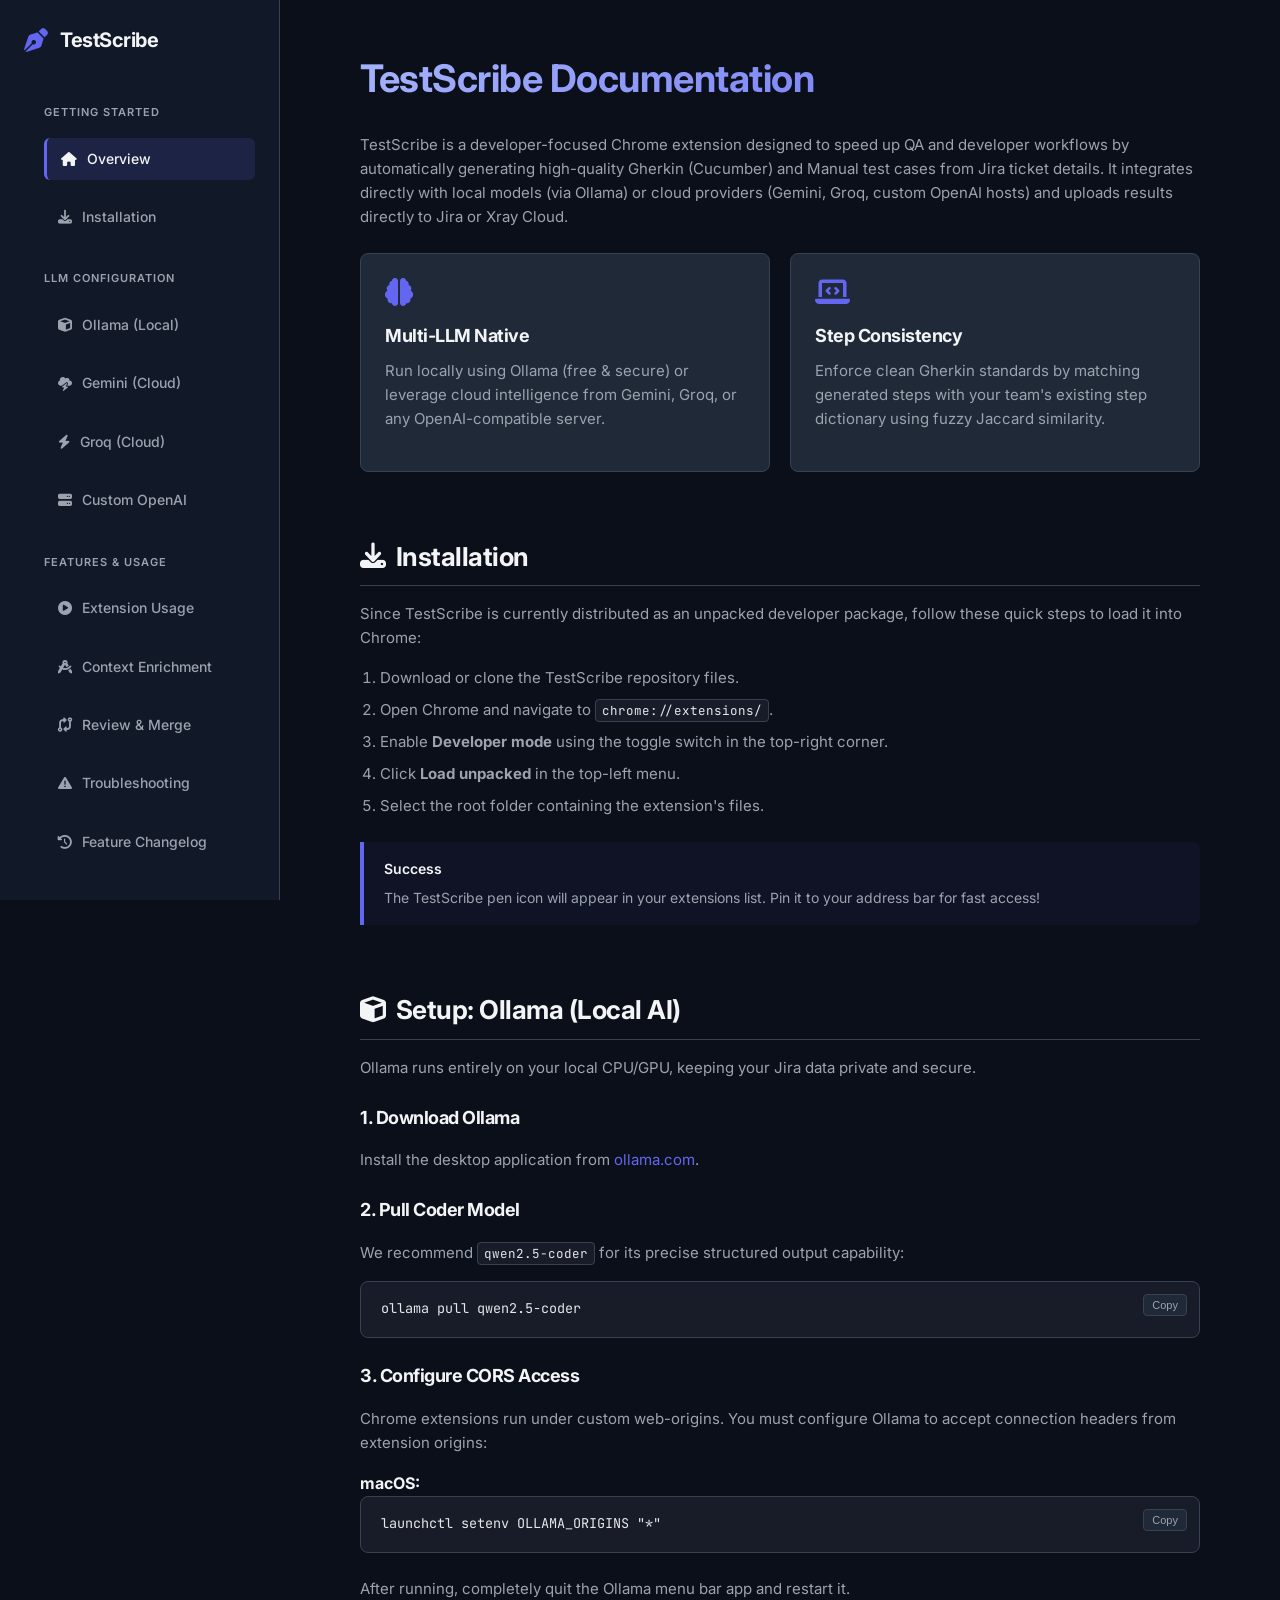
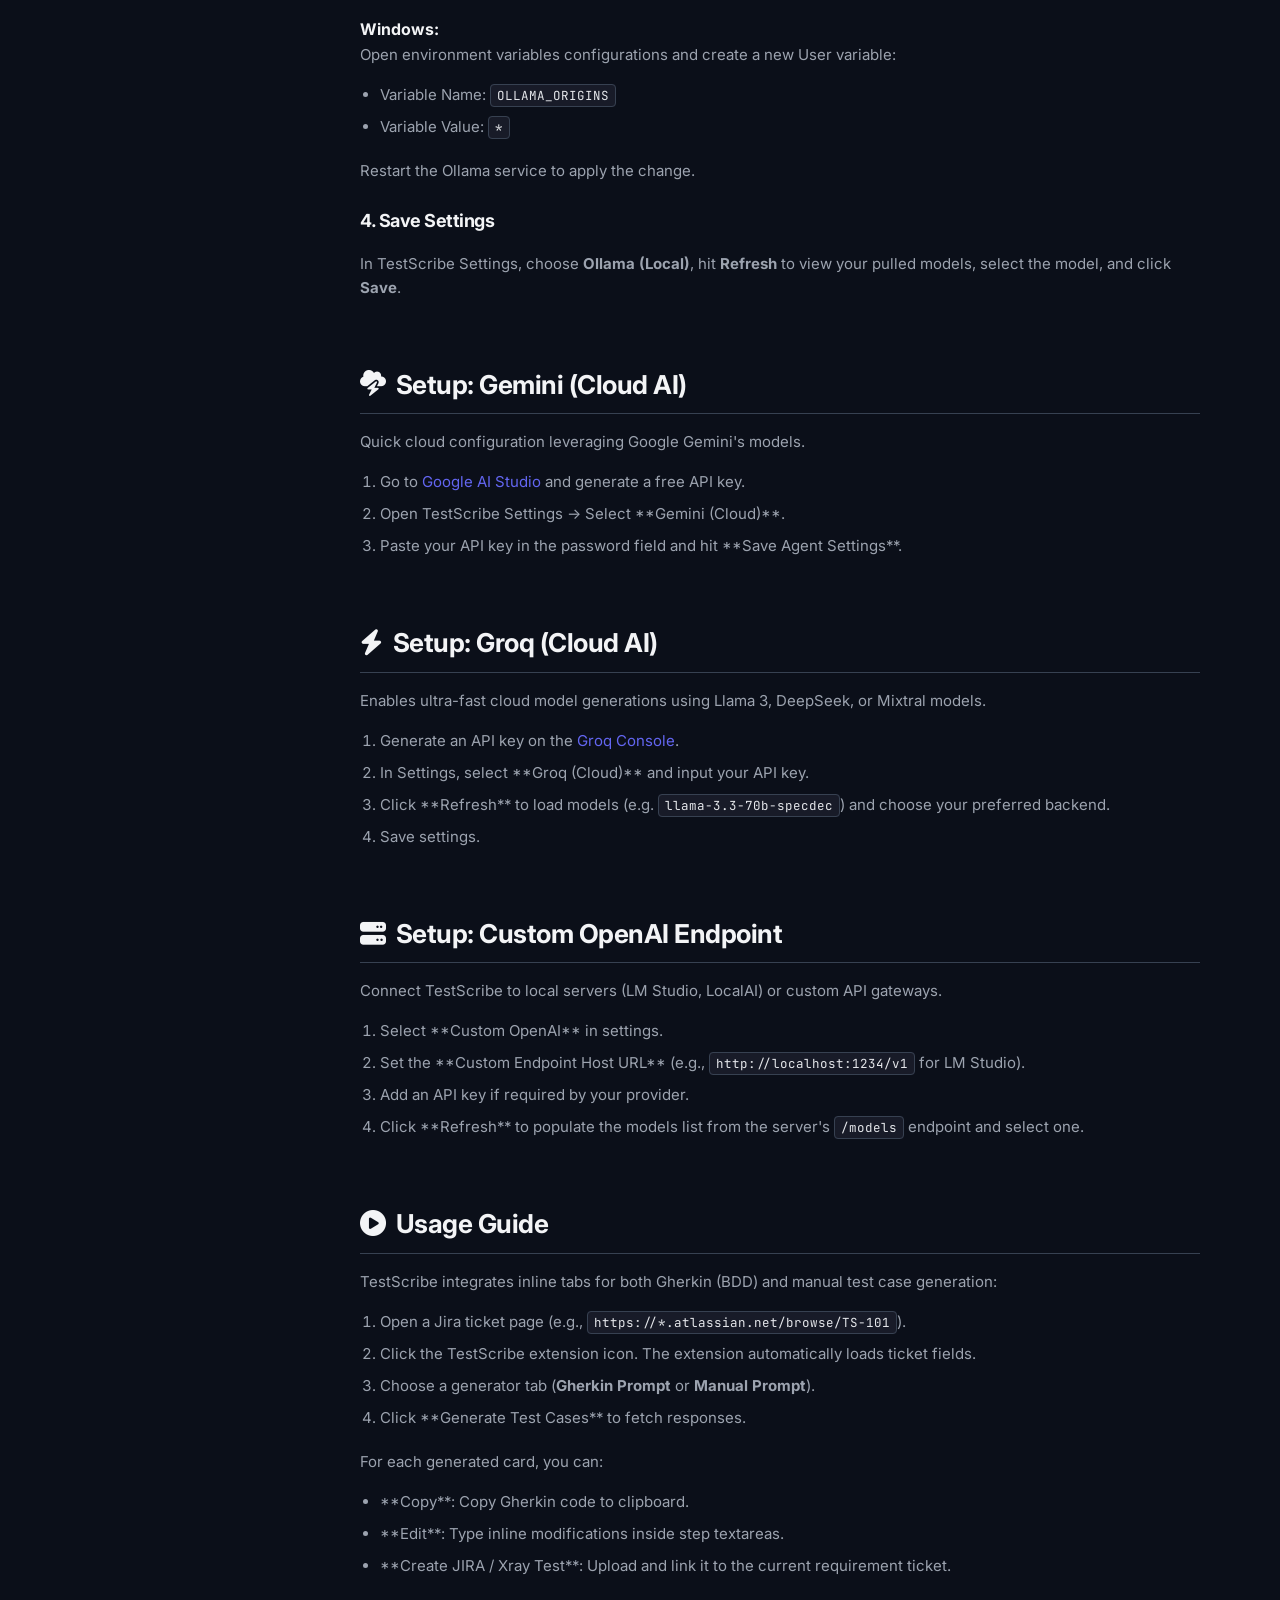
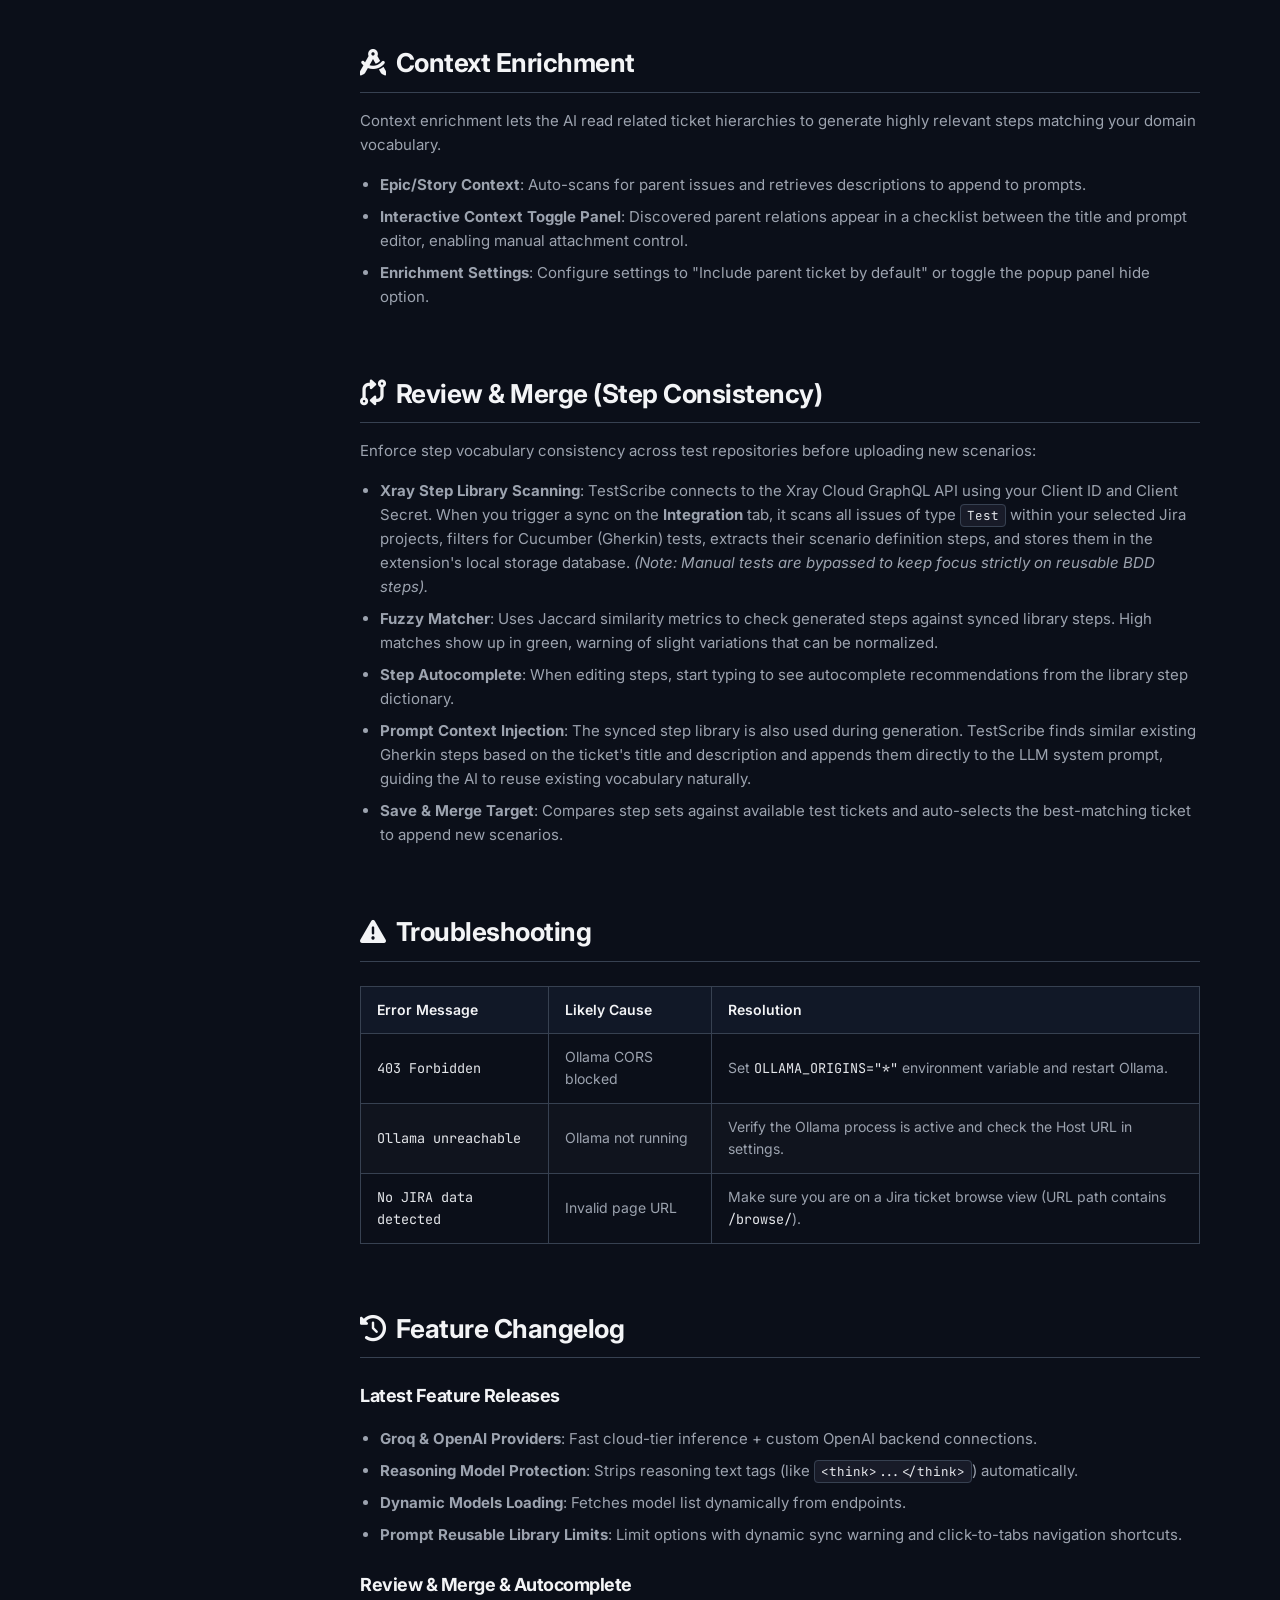
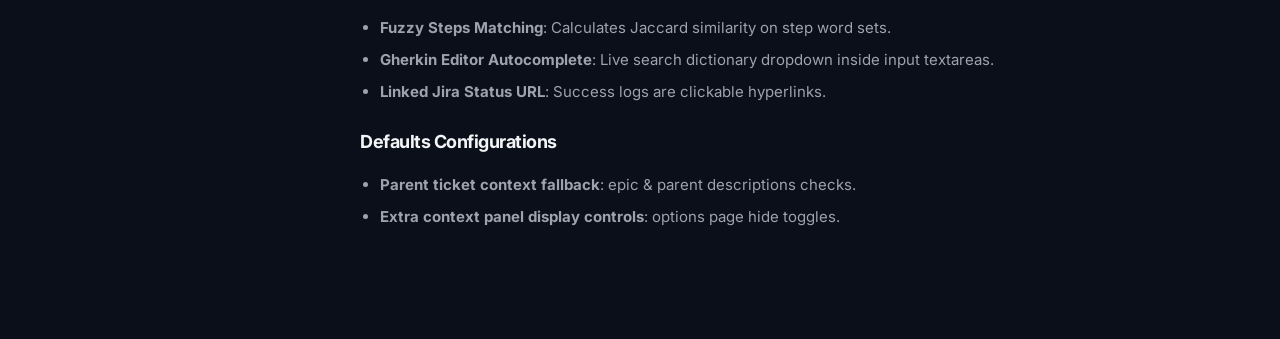
<file: docs/index.html>
<!DOCTYPE html>
<html lang="en">
<head>
  <meta charset="UTF-8">
  <meta name="viewport" content="width=device-width, initial-scale=1.0">
  <title>TestScribe - AI Test Case Generator for Jira</title>
  <meta name="description" content="Official documentation for TestScribe, the Chrome Extension generating Gherkin & Manual test cases using local and cloud AI models.">
  
  <!-- Typography & Icons -->
  <link rel="preconnect" href="https://fonts.googleapis.com">
  <link rel="preconnect" href="https://fonts.gstatic.com" crossorigin>
  <link href="https://fonts.googleapis.com/css2?family=Inter:wght@300;400;500;600;700&family=JetBrains+Mono:wght@400;500&display=swap" rel="stylesheet">
  <link rel="stylesheet" href="https://cdnjs.cloudflare.com/ajax/libs/font-awesome/6.4.0/css/all.min.css">

  <style>
    :root {
      --bg-color: #0b0f19;
      --sidebar-bg: #111827;
      --card-bg: #1f2937;
      --text-color: #f3f4f6;
      --text-muted: #9ca3af;
      --primary-color: #6366f1;
      --primary-hover: #4f46e5;
      --accent-color: #10b981;
      --border-color: #374151;
      --code-bg: #181b28;
      --sidebar-width: 280px;
    }

    * {
      box-sizing: border-box;
      margin: 0;
      padding: 0;
    }

    html {
      scroll-behavior: smooth;
    }

    body {
      font-family: 'Inter', sans-serif;
      background-color: var(--bg-color);
      color: var(--text-color);
      line-height: 1.6;
      display: flex;
      min-height: 100vh;
    }

    /* Sidebar Navigation */
    aside {
      width: var(--sidebar-width);
      background-color: var(--sidebar-bg);
      border-right: 1px solid var(--border-color);
      position: fixed;
      top: 0;
      bottom: 0;
      left: 0;
      z-index: 100;
      display: flex;
      flex-direction: column;
      padding: 24px;
    }

    .brand {
      display: flex;
      align-items: center;
      gap: 12px;
      margin-bottom: 32px;
      text-decoration: none;
      color: var(--text-color);
    }

    .brand i {
      font-size: 24px;
      color: var(--primary-color);
    }

    .brand span {
      font-size: 20px;
      font-weight: 700;
      letter-spacing: -0.5px;
    }

    .nav-list {
      list-style: none;
      display: flex;
      flex-direction: column;
      gap: 8px;
      overflow-y: auto;
      flex-grow: 1;
    }

    .nav-section-title {
      font-size: 11px;
      text-transform: uppercase;
      letter-spacing: 1px;
      color: var(--text-muted);
      margin-top: 16px;
      margin-bottom: 8px;
      font-weight: 600;
    }

    .nav-item a {
      display: flex;
      align-items: center;
      gap: 10px;
      padding: 10px 14px;
      color: var(--text-muted);
      text-decoration: none;
      border-radius: 6px;
      font-size: 14px;
      font-weight: 500;
      transition: all 0.2s ease;
    }

    .nav-item a:hover, .nav-item.active a {
      color: var(--text-color);
      background-color: rgba(99, 102, 241, 0.15);
      border-left: 3px solid var(--primary-color);
    }

    /* Main Content */
    main {
      margin-left: var(--sidebar-width);
      flex-grow: 1;
      padding: 48px 80px;
      max-width: 1000px;
    }

    section {
      margin-bottom: 64px;
      scroll-margin-top: 48px;
    }

    h1, h2, h3 {
      font-weight: 700;
      letter-spacing: -0.5px;
      margin-bottom: 16px;
      color: var(--text-color);
    }

    h1 {
      font-size: 38px;
      margin-bottom: 24px;
      background: linear-gradient(135deg, #a5b4fc, #6366f1);
      -webkit-background-clip: text;
      -webkit-text-fill-color: transparent;
    }

    h2 {
      font-size: 26px;
      border-bottom: 1px solid var(--border-color);
      padding-bottom: 8px;
      margin-top: 32px;
      display: flex;
      align-items: center;
      gap: 10px;
    }

    h3 {
      font-size: 18px;
      margin-top: 24px;
    }

    p {
      margin-bottom: 16px;
      color: var(--text-muted);
      font-size: 15px;
    }

    a {
      color: var(--primary-color);
      text-decoration: none;
      transition: color 0.2s;
    }

    a:hover {
      color: var(--primary-hover);
      text-decoration: underline;
    }

    ul, ol {
      margin-bottom: 20px;
      margin-left: 20px;
      color: var(--text-muted);
      font-size: 15px;
    }

    li {
      margin-bottom: 8px;
    }

    /* Highlighting Blocks */
    .badge {
      display: inline-block;
      padding: 3px 8px;
      border-radius: 4px;
      font-size: 11px;
      font-weight: 600;
      background-color: var(--primary-color);
      color: #fff;
    }

    .badge.success {
      background-color: var(--accent-color);
    }

    .alert {
      background-color: rgba(99, 102, 241, 0.05);
      border-left: 4px solid var(--primary-color);
      padding: 16px 20px;
      border-radius: 0 8px 8px 0;
      margin: 24px 0;
    }

    .alert-title {
      font-weight: 600;
      color: var(--text-color);
      margin-bottom: 6px;
      font-size: 14px;
    }

    .alert-body {
      color: var(--text-muted);
      font-size: 14px;
    }

    /* Grid layouts */
    .feature-grid {
      display: grid;
      grid-template-columns: 1fr 1fr;
      gap: 20px;
      margin-top: 24px;
    }

    .feature-card {
      background-color: var(--card-bg);
      border: 1px solid var(--border-color);
      border-radius: 8px;
      padding: 24px;
      transition: transform 0.2s ease, border-color 0.2s ease;
    }

    .feature-card:hover {
      transform: translateY(-4px);
      border-color: var(--primary-color);
    }

    .feature-card i {
      font-size: 28px;
      color: var(--primary-color);
      margin-bottom: 16px;
    }

    .feature-card h3 {
      margin-top: 0;
      margin-bottom: 8px;
    }

    /* Code blocks */
    pre {
      background-color: var(--code-bg);
      border: 1px solid var(--border-color);
      border-radius: 8px;
      padding: 16px 20px;
      overflow-x: auto;
      margin-bottom: 24px;
      position: relative;
    }

    code {
      font-family: 'JetBrains Mono', monospace;
      font-size: 13.5px;
      color: #e5e7eb;
    }

    p code, li code {
      background-color: var(--code-bg);
      border: 1px solid var(--border-color);
      border-radius: 4px;
      padding: 2px 6px;
      font-size: 12.5px;
    }

    .copy-btn {
      position: absolute;
      top: 12px;
      right: 12px;
      background-color: var(--card-bg);
      border: 1px solid var(--border-color);
      color: var(--text-muted);
      padding: 4px 8px;
      border-radius: 4px;
      font-size: 11px;
      cursor: pointer;
      transition: all 0.2s;
    }

    .copy-btn:hover {
      color: var(--text-color);
      border-color: var(--text-muted);
    }

    /* Tables */
    table {
      width: 100%;
      border-collapse: collapse;
      margin: 24px 0;
    }

    th, td {
      border: 1px solid var(--border-color);
      padding: 12px 16px;
      text-align: left;
      font-size: 14px;
    }

    th {
      background-color: var(--sidebar-bg);
      color: var(--text-color);
      font-weight: 600;
    }

    td {
      color: var(--text-muted);
    }

    tr:nth-child(even) {
      background-color: rgba(255, 255, 255, 0.02);
    }

    @media (max-width: 768px) {
      body {
        flex-direction: column;
      }
      aside {
        width: 100%;
        position: relative;
        border-right: none;
        border-bottom: 1px solid var(--border-color);
        padding: 20px;
      }
      main {
        margin-left: 0;
        padding: 24px;
      }
      .feature-grid {
        grid-template-columns: 1fr;
      }
    }
  </style>
</head>
<body>

  <aside>
    <a href="#" class="brand">
      <i class="fa-solid fa-pen-nib"></i>
      <span>TestScribe</span>
    </a>
    <ul class="nav-list">
      <li class="nav-section-title">Getting Started</li>
      <li class="nav-item active"><a href="#overview"><i class="fa-solid fa-house"></i> Overview</a></li>
      <li class="nav-item"><a href="#installation"><i class="fa-solid fa-download"></i> Installation</a></li>
      
      <li class="nav-section-title">LLM Configuration</li>
      <li class="nav-item"><a href="#setup-ollama"><i class="fa-solid fa-cube"></i> Ollama (Local)</a></li>
      <li class="nav-item"><a href="#setup-gemini"><i class="fa-solid fa-cloud-bolt"></i> Gemini (Cloud)</a></li>
      <li class="nav-item"><a href="#setup-groq"><i class="fa-solid fa-bolt"></i> Groq (Cloud)</a></li>
      <li class="nav-item"><a href="#setup-openai"><i class="fa-solid fa-server"></i> Custom OpenAI</a></li>
      
      <li class="nav-section-title">Features & Usage</li>
      <li class="nav-item"><a href="#usage"><i class="fa-solid fa-circle-play"></i> Extension Usage</a></li>
      <li class="nav-item"><a href="#context-enrichment"><i class="fa-solid fa-compass-drafting"></i> Context Enrichment</a></li>
      <li class="nav-item"><a href="#step-consistency"><i class="fa-solid fa-code-compare"></i> Review & Merge</a></li>
      <li class="nav-item"><a href="#troubleshooting"><i class="fa-solid fa-triangle-exclamation"></i> Troubleshooting</a></li>
      <li class="nav-item"><a href="#changelog"><i class="fa-solid fa-history"></i> Feature Changelog</a></li>
    </ul>
  </aside>

  <main>
    <section id="overview">
      <h1>TestScribe Documentation</h1>
      <p>TestScribe is a developer-focused Chrome extension designed to speed up QA and developer workflows by automatically generating high-quality Gherkin (Cucumber) and Manual test cases from Jira ticket details. It integrates directly with local models (via Ollama) or cloud providers (Gemini, Groq, custom OpenAI hosts) and uploads results directly to Jira or Xray Cloud.</p>

      <div class="feature-grid">
        <div class="feature-card">
          <i class="fa-solid fa-brain"></i>
          <h3>Multi-LLM Native</h3>
          <p>Run locally using Ollama (free & secure) or leverage cloud intelligence from Gemini, Groq, or any OpenAI-compatible server.</p>
        </div>
        <div class="feature-card">
          <i class="fa-solid fa-laptop-code"></i>
          <h3>Step Consistency</h3>
          <p>Enforce clean Gherkin standards by matching generated steps with your team's existing step dictionary using fuzzy Jaccard similarity.</p>
        </div>
      </div>
    </section>

    <section id="installation">
      <h2><i class="fa-solid fa-download"></i> Installation</h2>
      <p>Since TestScribe is currently distributed as an unpacked developer package, follow these quick steps to load it into Chrome:</p>
      <ol>
        <li>Download or clone the TestScribe repository files.</li>
        <li>Open Chrome and navigate to <code>chrome://extensions/</code>.</li>
        <li>Enable <strong>Developer mode</strong> using the toggle switch in the top-right corner.</li>
        <li>Click <strong>Load unpacked</strong> in the top-left menu.</li>
        <li>Select the root folder containing the extension's files.</li>
      </ol>
      <div class="alert">
        <div class="alert-title">Success</div>
        <div class="alert-body">The TestScribe pen icon will appear in your extensions list. Pin it to your address bar for fast access!</div>
      </div>
    </section>

    <section id="setup-ollama">
      <h2><i class="fa-solid fa-cube"></i> Setup: Ollama (Local AI)</h2>
      <p>Ollama runs entirely on your local CPU/GPU, keeping your Jira data private and secure.</p>
      
      <h3>1. Download Ollama</h3>
      <p>Install the desktop application from <a href="https://ollama.com" target="_blank">ollama.com</a>.</p>
      
      <h3>2. Pull Coder Model</h3>
      <p>We recommend <code>qwen2.5-coder</code> for its precise structured output capability:</p>
      <pre><code>ollama pull qwen2.5-coder</code><button class="copy-btn" onclick="copyCode(this)">Copy</button></pre>

      <h3>3. Configure CORS Access</h3>
      <p>Chrome extensions run under custom web-origins. You must configure Ollama to accept connection headers from extension origins:</p>
      
      <strong>macOS:</strong>
      <pre><code>launchctl setenv OLLAMA_ORIGINS "*"</code><button class="copy-btn" onclick="copyCode(this)">Copy</button></pre>
      <p>After running, completely quit the Ollama menu bar app and restart it.</p>

      <strong>Windows:</strong>
      <p>Open environment variables configurations and create a new User variable:</p>
      <ul>
        <li>Variable Name: <code>OLLAMA_ORIGINS</code></li>
        <li>Variable Value: <code>*</code></li>
      </ul>
      <p>Restart the Ollama service to apply the change.</p>

      <h3>4. Save Settings</h3>
      <p>In TestScribe Settings, choose <strong>Ollama (Local)</strong>, hit <strong>Refresh</strong> to view your pulled models, select the model, and click <strong>Save</strong>.</p>
    </section>

    <section id="setup-gemini">
      <h2><i class="fa-solid fa-cloud-bolt"></i> Setup: Gemini (Cloud AI)</h2>
      <p>Quick cloud configuration leveraging Google Gemini's models.</p>
      <ol>
        <li>Go to <a href="https://aistudio.google.com/app/apikey" target="_blank">Google AI Studio</a> and generate a free API key.</li>
        <li>Open TestScribe Settings → Select **Gemini (Cloud)**.</li>
        <li>Paste your API key in the password field and hit **Save Agent Settings**.</li>
      </ol>
    </section>

    <section id="setup-groq">
      <h2><i class="fa-solid fa-bolt"></i> Setup: Groq (Cloud AI)</h2>
      <p>Enables ultra-fast cloud model generations using Llama 3, DeepSeek, or Mixtral models.</p>
      <ol>
        <li>Generate an API key on the <a href="https://console.groq.com/keys" target="_blank">Groq Console</a>.</li>
        <li>In Settings, select **Groq (Cloud)** and input your API key.</li>
        <li>Click **Refresh** to load models (e.g. <code>llama-3.3-70b-specdec</code>) and choose your preferred backend.</li>
        <li>Save settings.</li>
      </ol>
    </section>

    <section id="setup-openai">
      <h2><i class="fa-solid fa-server"></i> Setup: Custom OpenAI Endpoint</h2>
      <p>Connect TestScribe to local servers (LM Studio, LocalAI) or custom API gateways.</p>
      <ol>
        <li>Select **Custom OpenAI** in settings.</li>
        <li>Set the **Custom Endpoint Host URL** (e.g., <code>http://localhost:1234/v1</code> for LM Studio).</li>
        <li>Add an API key if required by your provider.</li>
        <li>Click **Refresh** to populate the models list from the server's <code>/models</code> endpoint and select one.</li>
      </ol>
    </section>

    <section id="usage">
      <h2><i class="fa-solid fa-circle-play"></i> Usage Guide</h2>
      <p>TestScribe integrates inline tabs for both Gherkin (BDD) and manual test case generation:</p>
      <ol>
        <li>Open a Jira ticket page (e.g., <code>https://*.atlassian.net/browse/TS-101</code>).</li>
        <li>Click the TestScribe extension icon. The extension automatically loads ticket fields.</li>
        <li>Choose a generator tab (<strong>Gherkin Prompt</strong> or <strong>Manual Prompt</strong>).</li>
        <li>Click **Generate Test Cases** to fetch responses.</li>
      </ol>
      <p>For each generated card, you can:</p>
      <ul>
        <li>**Copy**: Copy Gherkin code to clipboard.</li>
        <li>**Edit**: Type inline modifications inside step textareas.</li>
        <li>**Create JIRA / Xray Test**: Upload and link it to the current requirement ticket.</li>
      </ul>
    </section>

    <section id="context-enrichment">
      <h2><i class="fa-solid fa-compass-drafting"></i> Context Enrichment</h2>
      <p>Context enrichment lets the AI read related ticket hierarchies to generate highly relevant steps matching your domain vocabulary.</p>
      <ul>
        <li><strong>Epic/Story Context</strong>: Auto-scans for parent issues and retrieves descriptions to append to prompts.</li>
        <li><strong>Interactive Context Toggle Panel</strong>: Discovered parent relations appear in a checklist between the title and prompt editor, enabling manual attachment control.</li>
        <li><strong>Enrichment Settings</strong>: Configure settings to "Include parent ticket by default" or toggle the popup panel hide option.</li>
      </ul>
    </section>

    <section id="step-consistency">
      <h2><i class="fa-solid fa-code-compare"></i> Review & Merge (Step Consistency)</h2>
      <p>Enforce step vocabulary consistency across test repositories before uploading new scenarios:</p>
      <ul>
        <li><strong>Xray Step Library Scanning</strong>: TestScribe connects to the Xray Cloud GraphQL API using your Client ID and Client Secret. When you trigger a sync on the <strong>Integration</strong> tab, it scans all issues of type <code>Test</code> within your selected Jira projects, filters for Cucumber (Gherkin) tests, extracts their scenario definition steps, and stores them in the extension's local storage database. <em>(Note: Manual tests are bypassed to keep focus strictly on reusable BDD steps).</em></li>
        <li><strong>Fuzzy Matcher</strong>: Uses Jaccard similarity metrics to check generated steps against synced library steps. High matches show up in green, warning of slight variations that can be normalized.</li>
        <li><strong>Step Autocomplete</strong>: When editing steps, start typing to see autocomplete recommendations from the library step dictionary.</li>
        <li><strong>Prompt Context Injection</strong>: The synced step library is also used during generation. TestScribe finds similar existing Gherkin steps based on the ticket's title and description and appends them directly to the LLM system prompt, guiding the AI to reuse existing vocabulary naturally.</li>
        <li><strong>Save & Merge Target</strong>: Compares step sets against available test tickets and auto-selects the best-matching ticket to append new scenarios.</li>
      </ul>
    </section>

    <section id="troubleshooting">
      <h2><i class="fa-solid fa-triangle-exclamation"></i> Troubleshooting</h2>
      <table>
        <thead>
          <tr>
            <th>Error Message</th>
            <th>Likely Cause</th>
            <th>Resolution</th>
          </tr>
        </thead>
        <tbody>
          <tr>
            <td><code>403 Forbidden</code></td>
            <td>Ollama CORS blocked</td>
            <td>Set <code>OLLAMA_ORIGINS="*"</code> environment variable and restart Ollama.</td>
          </tr>
          <tr>
            <td><code>Ollama unreachable</code></td>
            <td>Ollama not running</td>
            <td>Verify the Ollama process is active and check the Host URL in settings.</td>
          </tr>
          <tr>
            <td><code>No JIRA data detected</code></td>
            <td>Invalid page URL</td>
            <td>Make sure you are on a Jira ticket browse view (URL path contains <code>/browse/</code>).</td>
          </tr>
        </tbody>
      </table>
    </section>

    <section id="changelog">
      <h2><i class="fa-solid fa-history"></i> Feature Changelog</h2>
      
      <h3>Latest Feature Releases</h3>
      <ul>
        <li><strong>Groq & OpenAI Providers</strong>: Fast cloud-tier inference + custom OpenAI backend connections.</li>
        <li><strong>Reasoning Model Protection</strong>: Strips reasoning text tags (like <code>&lt;think&gt;...&lt;/think&gt;</code>) automatically.</li>
        <li><strong>Dynamic Models Loading</strong>: Fetches model list dynamically from endpoints.</li>
        <li><strong>Prompt Reusable Library Limits</strong>: Limit options with dynamic sync warning and click-to-tabs navigation shortcuts.</li>
      </ul>

      <h3>Review & Merge & Autocomplete</h3>
      <ul>
        <li><strong>Fuzzy Steps Matching</strong>: Calculates Jaccard similarity on step word sets.</li>
        <li><strong>Gherkin Editor Autocomplete</strong>: Live search dictionary dropdown inside input textareas.</li>
        <li><strong>Linked Jira Status URL</strong>: Success logs are clickable hyperlinks.</li>
      </ul>

      <h3>Defaults Configurations</h3>
      <ul>
        <li><strong>Parent ticket context fallback</strong>: epic & parent descriptions checks.</li>
        <li><strong>Extra context panel display controls</strong>: options page hide toggles.</li>
      </ul>
    </section>
  </main>

  <script>
    // Copy button helper
    function copyCode(btn) {
      const code = btn.previousElementSibling.textContent;
      navigator.clipboard.writeText(code).then(() => {
        const originalText = btn.textContent;
        btn.textContent = "Copied!";
        setTimeout(() => {
          btn.textContent = originalText;
        }, 2000);
      });
    }

    // Scroll active nav indicator helper
    window.addEventListener('scroll', () => {
      const sections = document.querySelectorAll('section');
      const navItems = document.querySelectorAll('.nav-item');
      let currentSectionId = 'overview';

      sections.forEach(section => {
        const top = section.offsetTop;
        const height = section.offsetHeight;
        if (window.scrollY >= top - 150) {
          currentSectionId = section.getAttribute('id');
        }
      });

      navItems.forEach(item => {
        item.classList.remove('active');
        const link = item.querySelector('a');
        if (link && link.getAttribute('href') === `#${currentSectionId}`) {
          item.classList.add('active');
        }
      });
    });
  </script>
</body>
</html>
</file>
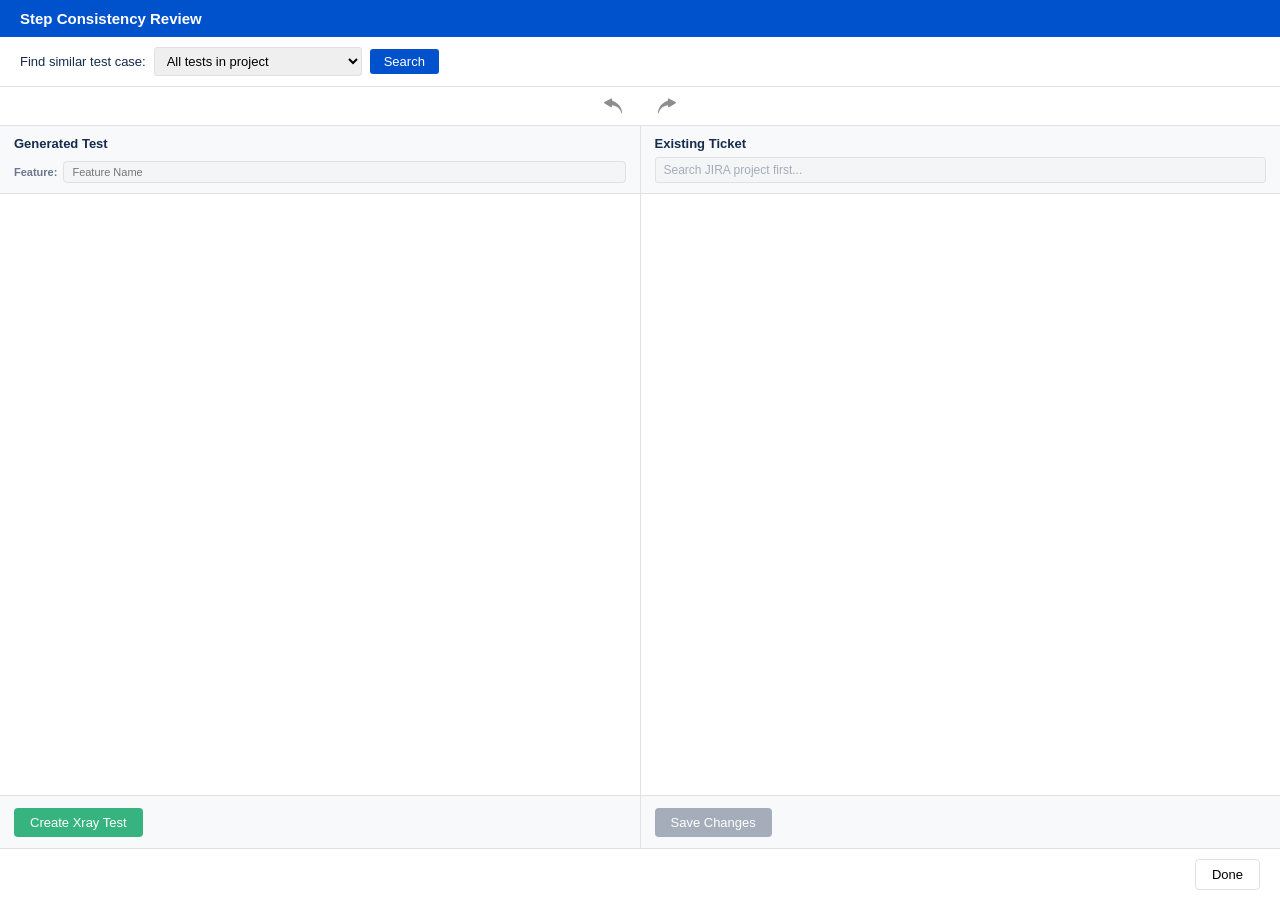
<file: merge.html>
<!DOCTYPE html>
<html lang="en">

<head>
  <meta charset="utf-8">
  <title>TestScribe — Step Merge</title>
  <link rel="stylesheet" href="merge.css">
</head>

<body>

  <div id="header">
    <h2>Step Consistency Review</h2>
    <span id="issue-label"></span>
  </div>

  <div id="scope-panel">
    <label for="scope-select">Find similar test case:</label>
    <select id="scope-select">
      <option value="testplan">Test Plans linked to this ticket</option>
      <option value="testset">Test Sets linked to this ticket</option>
      <option value="project" selected>All tests in project</option>
      <option value="specific">Specific Test Key</option>
    </select>
    <input type="text" id="custom-jql" placeholder="Enter test key (e.g. TEST-123)" style="display:none">
    <button id="search-btn">Search</button>
    <span id="search-status"></span>
  </div>

  <div id="no-results" style="display:none">
    <p>No existing tests found in this scope.</p>
    <button id="change-scope-btn">Change scope</button>
  </div>

  <div id="history-toolbar">
    <button id="revert-btn" class="history-arrow-btn" disabled title="Revert Change">
      <img src="images/arrow-undo.svg" class="history-icon" alt="Undo" />
    </button>
    <button id="repeat-btn" class="history-arrow-btn" disabled title="Repeat Change">
      <img src="images/arrow-redo.svg" class="history-icon" alt="Redo" />
    </button>
  </div>

  <div id="merge-columns">

    <div id="col-generated" class="merge-col">
      <div class="col-header">
        <h3>Generated Test</h3>
        <div class="feature-title-row">
          <span class="feature-label">Feature:</span>
          <input type="text" id="gen-summary" class="test-summary-input" placeholder="Feature Name" />
        </div>
      </div>
      <div id="gen-steps" class="steps-list"></div>
      <div class="col-footer">
        <button id="create-test-btn">Create Xray Test</button>
        <span id="create-test-status"></span>
      </div>
    </div>

    <div id="col-existing" class="merge-col">
      <div class="col-header">
        <h3>Existing Ticket</h3>
        <div id="ticket-dropdown-container" class="custom-dropdown">
          <div id="ticket-dropdown-trigger" class="dropdown-trigger disabled">Search JIRA project first...</div>
          <div id="ticket-dropdown-menu" class="dropdown-menu" style="display: none;">
            <input type="text" id="ticket-search-input" class="dropdown-search" placeholder="Type key or summary..." />
            <div id="ticket-options-list" class="options-list"></div>
          </div>
        </div>
      </div>
      <div id="existing-steps" class="steps-list"></div>
      <div class="col-footer">
        <button id="save-btn" disabled>Save Changes</button>
        <div id="save-status"></div>
      </div>
    </div>

  </div>

  <div id="bottom-bar">
    <div style="flex: 1;"></div>
    <button id="done-btn">Done</button>
  </div>

  <div id="step-autocomplete" class="step-autocomplete-dropdown" style="display:none;"></div>
  <script src="merge.js"></script>
</body>

</html>
</file>
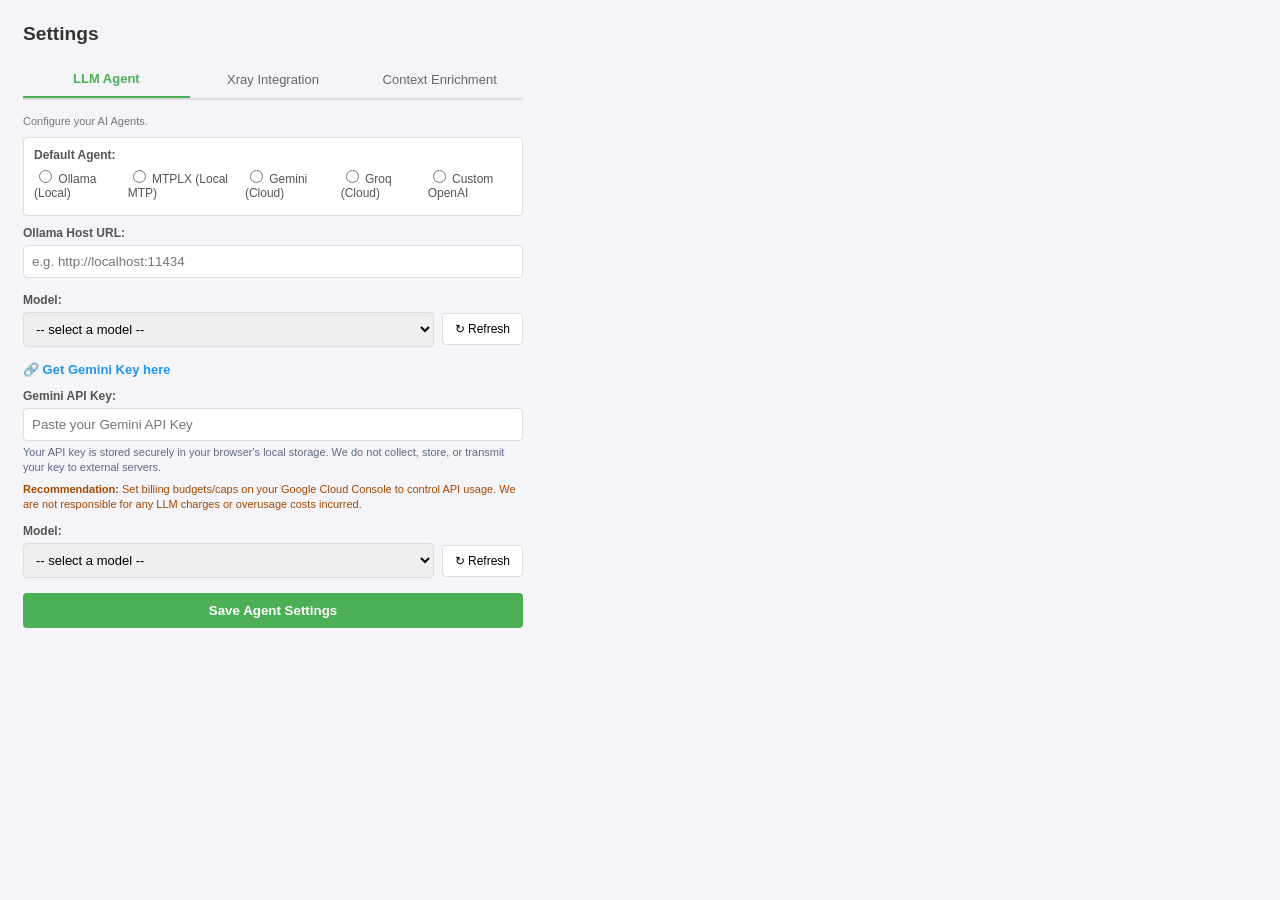
<file: options.html>
<!doctype html>
<html>
  <head>
    <meta charset="utf-8" />
    <title>Extension Settings</title>
    <link rel="stylesheet" href="options.css" />
    <!-- <style>
      :root { --primary-color: #4CAF55; --bg-color: #f4f4f9; --border-color: #ddd; }
      body { font-family: 'Segoe UI', sans-serif; padding: 15px; width: 350px; background-color: var(--bg-color); }
      h2 { margin-top: 0; font-size: 1.2rem; color: #333; }
      .tabs { display: flex; border-bottom: 2px solid var(--border-color); margin-bottom: 15px; }
      .tab-link { background: none; border: none; padding: 10px; cursor: pointer; font-size: 13px; color: #666; flex: 1; text-align: center; }
      .tab-link.active { color: var(--primary-color); border-bottom: 2px solid var(--primary-color); font-weight: bold; }
      .tab-content { display: none; animation: fadeIn 0.3s; }
      .tab-content.active { display: block; }
      .form-group { margin-bottom: 15px; }
      label { display: block; margin-bottom: 5px; font-size: 12px; font-weight: bold; color: #555; }
      input { width: 100%; padding: 8px; box-sizing: border-box; border: 1px solid var(--border-color); border-radius: 4px; }
      .info-text { font-size: 11px; color: #777; margin-bottom: 10px; }
      button.save-btn { background-color: var(--primary-color); color: white; padding: 10px; border: none; border-radius: 4px; cursor: pointer; width: 100%; font-weight: bold; }
      @keyframes fadeIn { from { opacity: 0; } to { opacity: 1; } }
    </style> -->
  </head>

  <body>
    <h2>Settings</h2>

    <div class="tabs">
      <button class="tab-link active" data-target="agent-tab">LLM Agent</button>
      <button class="tab-link" data-target="integration-tab">Xray Integration</button>
      <button class="tab-link" data-target="context-tab">Context Enrichment</button>
    </div>

    <div id="agent-tab" class="tab-content active">
      <div class="info-text">Configure your AI Agents.</div>

      <div
        class="form-group"
        style="background: #fff; padding: 10px; border-radius: 4px; border: 1px solid var(--border-color); margin-bottom: 10px;"
      >
        <label>Default Agent:</label>
        <div style="display: flex; gap: 15px; margin-top: 5px;">
          <label style="font-weight: normal; cursor: pointer;">
            <input
              type="radio"
              name="defaultAgent"
              value="ollama"
              style="width: auto;"
            />
            Ollama (Local)
          </label>
          <label style="font-weight: normal; cursor: pointer;">
            <input
              type="radio"
              name="defaultAgent"
              value="mtplx"
              style="width: auto;"
            />
            MTPLX (Local MTP)
          </label>
          <label style="font-weight: normal; cursor: pointer;">
            <input
              type="radio"
              name="defaultAgent"
              value="gemini"
              style="width: auto;"
            />
            Gemini (Cloud)
          </label>
          <label style="font-weight: normal; cursor: pointer;">
            <input
              type="radio"
              name="defaultAgent"
              value="groq"
              style="width: auto;"
            />
            Groq (Cloud)
          </label>
          <label style="font-weight: normal; cursor: pointer;">
            <input
              type="radio"
              name="defaultAgent"
              value="openai"
              style="width: auto;"
            />
            Custom OpenAI
          </label>
        </div>
      </div>

      <div id="ollama-config">
        <label for="host">Ollama Host URL:</label>
        <div class="form-group">
          <input
            type="text"
            id="host"
            placeholder="e.g. http://localhost:11434"
          />
        </div>

        <label for="ollamaModel">Model:</label>
        <div class="form-group" style="display: flex; gap: 8px; align-items: center;">
          <select id="ollamaModel" style="flex: 1; padding: 8px; border: 1px solid var(--border-color); border-radius: 4px; font-size: 13px; box-sizing: border-box;">
            <option value="">-- select a model --</option>
          </select>
          <button
            id="refreshModels"
            type="button"
            style="padding: 8px 12px; border: 1px solid var(--border-color); border-radius: 4px; background: #fff; cursor: pointer; font-size: 12px;"
          >&#8635; Refresh</button>
        </div>
        <div id="modelFetchStatus" aria-live="polite" style="font-size: 11px; color: #999; margin-bottom: 8px;"></div>
      </div>

      <div id="mtplx-config" style="display: none;">
        <label for="mtplxHost">MTPLX Host URL:</label>
        <div class="form-group">
          <input
            type="text"
            id="mtplxHost"
            placeholder="e.g. http://127.0.0.1:8000"
          />
        </div>

        <label for="mtplxModel">Model:</label>
        <div class="form-group" style="display: flex; gap: 8px; align-items: center;">
          <select id="mtplxModel" style="flex: 1; padding: 8px; border: 1px solid var(--border-color); border-radius: 4px; font-size: 13px; box-sizing: border-box;">
            <option value="">-- select a model --</option>
          </select>
          <button
            id="refreshMtplxModels"
            type="button"
            style="padding: 8px 12px; border: 1px solid var(--border-color); border-radius: 4px; background: #fff; cursor: pointer; font-size: 12px;"
          >&#8635; Refresh</button>
        </div>
        <div id="mtplxModelFetchStatus" aria-live="polite" style="font-size: 11px; color: #999; margin-bottom: 8px;"></div>
      </div>

      <div id="gemini-config">
        <div style="margin-bottom: 12px; font-size: 13px;">
          <a
            href="https://aistudio.google.com/app/apikey"
            target="_blank"
            style="color: #2196F3; text-decoration: none; font-weight: bold;"
            >&#128279; Get Gemini Key here</a
          >
        </div>

        <label for="geminiKey">Gemini API Key:</label>
        <div class="form-group" style="margin-bottom: 6px;">
          <input
            type="password"
            id="geminiKey"
            placeholder="Paste your Gemini API Key"
          />
        </div>
        <div style="font-size: 11px; color: #5e6c84; margin-top: -2px; margin-bottom: 8px; line-height: 1.4;">
          Your API key is stored securely in your browser's local storage. We do not collect, store, or transmit your key to external servers.
        </div>
        <div style="font-size: 11px; color: #a54800; margin-top: -2px; margin-bottom: 12px; line-height: 1.4;">
          <strong>Recommendation:</strong> Set billing budgets/caps on your Google Cloud Console to control API usage. We are not responsible for any LLM charges or overusage costs incurred.
        </div>

        <label for="geminiModelSelect">Model:</label>
        <div class="form-group" style="display: flex; gap: 8px; align-items: center;">
          <select id="geminiModelSelect" style="flex: 1; padding: 8px; border: 1px solid var(--border-color); border-radius: 4px; font-size: 13px; box-sizing: border-box;">
            <option value="">-- select a model --</option>
          </select>
          <button
            id="refreshGeminiModels"
            type="button"
            style="padding: 8px 12px; border: 1px solid var(--border-color); border-radius: 4px; background: #fff; cursor: pointer; font-size: 12px;"
          >&#8635; Refresh</button>
        </div>
        <div id="geminiModelFetchStatus" aria-live="polite" style="font-size: 11px; color: #999; margin-bottom: 8px;"></div>
      </div>
      
      <div id="groq-config" style="display: none;">
        <label for="groqKey">Groq API Key:</label>
        <div class="form-group">
          <input
            type="password"
            id="groqKey"
            placeholder="Enter your Groq API Key"
          />
        </div>

        <label for="groqModel">Model:</label>
        <div class="form-group" style="display: flex; gap: 8px; align-items: center;">
          <select id="groqModel" style="flex: 1; padding: 8px; border: 1px solid var(--border-color); border-radius: 4px; font-size: 13px; box-sizing: border-box;">
            <option value="">-- select a model --</option>
          </select>
          <button
            id="refreshGroqModels"
            type="button"
            style="padding: 8px 12px; border: 1px solid var(--border-color); border-radius: 4px; background: #fff; cursor: pointer; font-size: 12px;"
          >&#8635; Refresh</button>
        </div>
        <div id="groqModelFetchStatus" aria-live="polite" style="font-size: 11px; color: #999; margin-bottom: 8px;"></div>
      </div>

      <div id="openai-config" style="display: none;">
        <label for="openaiHost">Custom Endpoint Host URL:</label>
        <div class="form-group">
          <input
            type="text"
            id="openaiHost"
            placeholder="e.g. https://api.deepseek.com/v1 or http://localhost:1234/v1"
          />
        </div>

        <label for="openaiKey">API Key (Optional):</label>
        <div class="form-group">
          <input
            type="password"
            id="openaiKey"
            placeholder="Paste your API Key if required"
          />
        </div>

        <label for="openaiModel">Model:</label>
        <div class="form-group" style="display: flex; gap: 8px; align-items: center;">
          <select id="openaiModel" style="flex: 1; padding: 8px; border: 1px solid var(--border-color); border-radius: 4px; font-size: 13px; box-sizing: border-box;">
            <option value="">-- select a model --</option>
          </select>
          <button
            id="refreshOpenaiModels"
            type="button"
            style="padding: 8px 12px; border: 1px solid var(--border-color); border-radius: 4px; background: #fff; cursor: pointer; font-size: 12px;"
          >&#8635; Refresh</button>
        </div>
        <div id="openaiModelFetchStatus" aria-live="polite" style="font-size: 11px; color: #999; margin-bottom: 8px;"></div>
      </div>

      <button class="save-btn" id="saveAgent">Save Agent Settings</button>
    </div>

    <div id="integration-tab" class="tab-content">
      <div class="info-text">Configure your Xray Cloud API credentials.</div>
      <div style="margin-bottom: 15px; font-size: 11px;">
        <a
          id="setupLink"
          href="#"
          target="_blank"
          style="color: #2196F3; text-decoration: none; font-weight: bold;"
        >
          &#128279; Create Xray Credentials here
        </a>
      </div>
      <div class="form-group">
        <label for="clientId">Client ID:</label>
        <input type="text" id="clientId" placeholder="Enter Client ID" />
      </div>
      <div class="form-group">
        <label for="clientSecret">Client Secret:</label>
        <input
          type="password"
          id="clientSecret"
          placeholder="Enter Client Secret"
        />
      </div>
      <div style="display: flex; gap: 10px;">
        <button class="save-btn" id="saveIntegration">Save</button>
        <button
          id="testIntegration"
          style="background-color: #2196F3; color: white; border: none; border-radius: 4px; padding: 10px; cursor: pointer; flex: 1;"
        >
          Test
        </button>
      </div>
      <div id="testStatusMessage" style="font-size: 12px; font-weight: bold; margin-top: 8px; min-height: 18px; text-align: left;"></div>

      <div id="library-sync-section" style="margin-top: 20px; padding-top: 15px; border-top: 1px solid var(--border-color);">
        <label style="font-weight: bold; margin-bottom: 8px;">Local Step Library Sync</label>
        <div class="info-text" style="margin-bottom: 12px;">Sync all Cucumber and Manual tests from specific projects locally for instant, project-wide step reuse and matching.</div>

        <!-- API Limit Warning Banner -->
        <div style="font-size: 11px; background-color: #ffebe6; color: #bf2600; padding: 8px 10px; border-radius: 4px; margin-bottom: 12px; border: 1px solid #ffbdad; line-height: 1.4;">
          <strong>⚠️ Note on API Limits:</strong> Xray Cloud enforces aggressive rate protection (HTTP 429). The extension batches requests and retries automatically, but syncing large projects might still skip some tests temporarily. You can retry failed tests later.
        </div>
        
        <!-- Project Selector UI -->
        <div class="form-group" style="margin-bottom: 15px;">
          <label style="font-size: 11px; margin-bottom: 4px; color: #5e6c84;">Add Projects to Sync:</label>
          <div style="position: relative;">
            <input type="text" id="project-search-input" placeholder="Search projects by name or key..." autocomplete="off" style="width: 100%; padding: 7px 10px; border: 1px solid var(--border-color); border-radius: 4px; font-size: 13px;" />
            <div id="project-dropdown-list" style="display: none; position: absolute; top: 100%; left: 0; right: 0; background: white; border: 1px solid var(--border-color); border-radius: 4px; max-height: 180px; overflow-y: auto; z-index: 1000; box-shadow: 0 4px 12px rgba(9, 30, 66, 0.15); margin-top: 4px;"></div>
          </div>
          <!-- Display List of Selected Projects -->
          <div id="selected-projects-container" style="display: flex; flex-wrap: wrap; gap: 6px; margin-top: 8px;"></div>
        </div>

        <div style="font-size: 12px; margin-bottom: 12px; line-height: 1.6;">
          <div>Status: <span id="sync-status-text" style="font-weight: bold; color: #de350b;">Not Synced</span></div>
          <div>Last Synced: <span id="sync-time-text" style="color: #666;">Never</span></div>
          <div>Synced Tests: <span id="sync-count-text" style="font-weight: bold; color: #666;">0</span></div>
          <div>Synced Steps: <span id="sync-steps-count-text" style="font-weight: bold; color: #666;">0</span></div>
          <div>Failed to Sync: <span id="sync-failed-count-text" style="font-weight: bold; color: #666;">0</span> <a href="#" id="retry-failed-link" style="display: none; margin-left: 8px; font-size: 11px; text-decoration: underline; color: #0052cc; font-weight: bold;">Retry failed</a></div>
        </div>

        <div style="display: flex; gap: 10px; align-items: center;">
          <button id="sync-library-btn" class="save-btn" style="background-color: #36b37e;">Sync Steps Library</button>
          <button id="clear-sync-btn" class="save-btn" style="background-color: #de350b;">Clear Synced Data</button>
        </div>
        <div id="sync-validation-msg" style="font-size: 11px; color: #de350b; margin-top: 6px; font-weight: bold; display: none;">⚠️ Add at least one project above to enable syncing.</div>
        <div id="sync-progress" style="font-size: 12px; color: #6b778c; margin-top: 8px; font-weight: 500; display: none;"></div>
      </div>
    </div>

    <div id="context-tab" class="tab-content">
      <div class="info-text">Configure context enrichment defaults for prompts.</div>

      <label style="display: flex; align-items: center; gap: 8px; font-size: 13px; margin-bottom: 8px; cursor: pointer;">
        <input type="checkbox" id="contextPanelHidden" style="width: auto;" />
        Hide "Extra context (used in prompt)" panel
      </label>

      <div id="contextPanelHiddenNote" style="font-size: 11px; color: #777; margin-bottom: 12px; display: none;">
        When hidden, the context panel is not shown in the popup. You can still enrich prompts manually via the prompt editor.
      </div>

      <label style="display: flex; align-items: center; gap: 8px; font-size: 13px; margin-bottom: 8px; cursor: pointer;">
        <input type="checkbox" id="contextDefaultParent" style="width: auto;" />
        Include parent ticket by default
      </label>

      <label style="display: none; align-items: center; gap: 8px; font-size: 13px; margin-bottom: 8px; cursor: pointer;">
        <input type="checkbox" id="contextDefaultConfluence" style="width: auto;" />
        Include Confluence pages by default
      </label>

      <div class="form-group" style="margin-top: 15px; margin-bottom: 15px;">
        <label style="display: flex; align-items: center; gap: 8px; font-size: 13px; cursor: pointer; margin-bottom: 8px;">
          <input type="checkbox" id="libraryStepsEnabled" style="width: auto;" />
          Attach reusable library steps to prompt
        </label>
        
        <div id="libraryStepsLimitContainer" style="display: none; margin-left: 24px; margin-top: 8px; margin-bottom: 8px;">
          <label for="libraryStepsLimit" style="font-size: 12px; margin-bottom: 4px; display: block; color: #5e6c84;">Number of steps to attach:</label>
          <input type="number" id="libraryStepsLimit" min="1" max="200" style="width: 100px; padding: 6px; border: 1px solid var(--border-color); border-radius: 4px;" />
        </div>

        <div id="libraryStepsLimitStatus" style="font-size: 11px; font-weight: 500; margin-top: 4px; min-height: 15px;"></div>
        <div style="font-size: 11px; color: #777; margin-top: 4px;">
          Determines the number of synced steps from your library injected as context to maintain consistency and avoid duplicate step definitions.
        </div>
      </div>

      <button class="save-btn" id="saveContext">Save Context Settings</button>
    </div>

    <div
      id="statusMessage"
      style="font-size: 13px; font-weight: bold; margin-top: 15px; text-align: center; color: transparent; min-height: 20px;"
    ></div>

    <div id="unsaved-confirm-modal" class="confirm-modal-overlay" style="display: none;">
      <div class="confirm-modal-content">
        <h3>Unsaved Changes</h3>
        <p>You have unsaved changes in this section. Do you want to discard them?</p>
        <div class="confirm-modal-actions">
          <button id="confirm-discard-btn" class="modal-btn discard-btn">Discard Changes</button>
          <button id="confirm-cancel-btn" class="modal-btn cancel-btn">Keep Editing</button>
        </div>
      </div>
    </div>

    <script src="options.js"></script>
  </body>
</html>
</file>
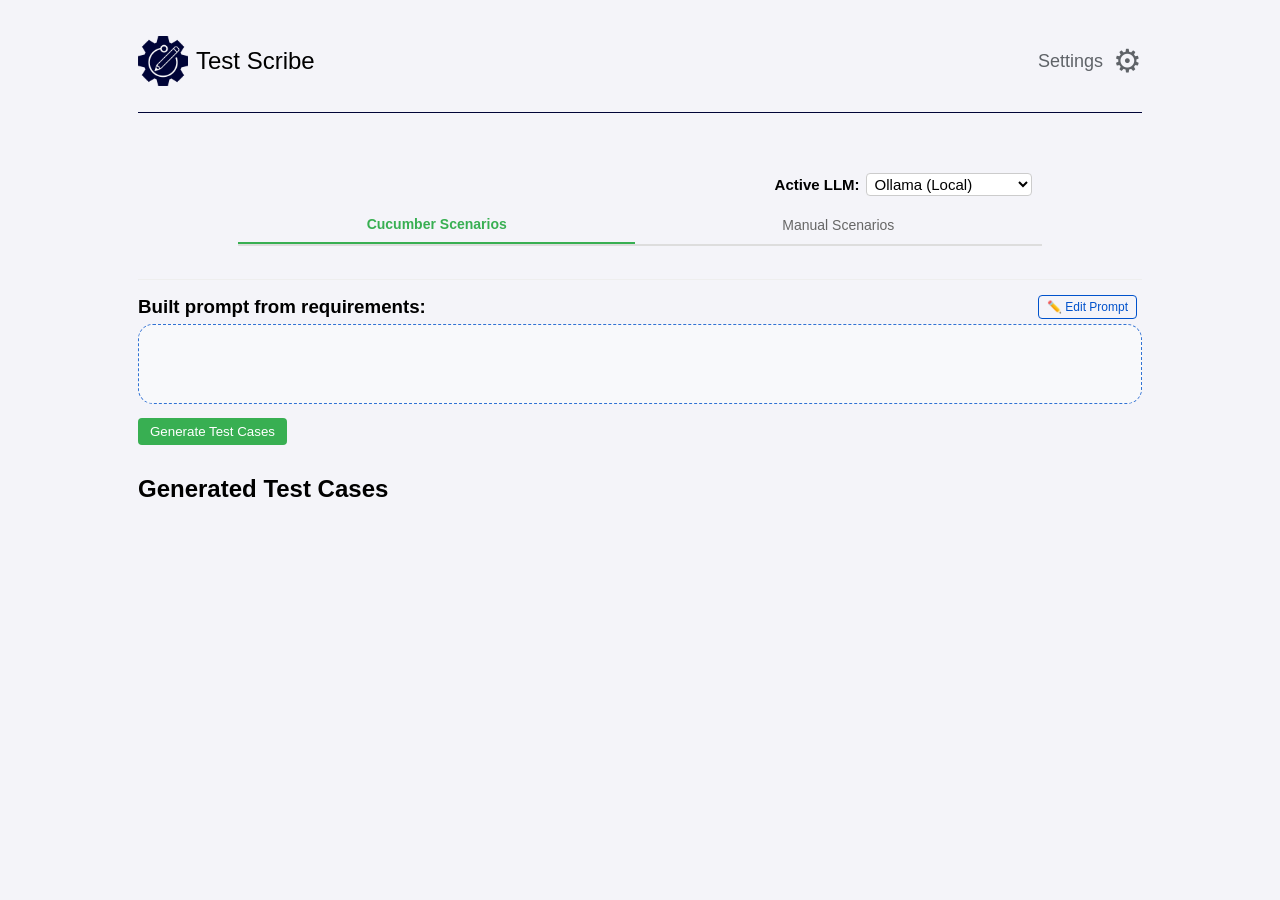
<file: popup.html>
<!doctype html>
<html>

<head>
  <meta charset="utf-8" />
  <link rel="stylesheet" href="popup.css" />
</head>

<body>
  <div class="ts-header">
    <div class="ts-logo">
      <img src="images/icons/test-scribe-logo.png" alt="Test Scribe Logo" />
      <p id="test-scribe-title">Test Scribe</p>
    </div>
    <div class="open-settings">
      <a id="open-settings" class="settings-link" title="Open Settings">
        Settings
        <p>&#9881;</p>
      </a>
    </div>
  </div>
  <!-- GLOBAL SETTINGS -->
  <div style="width:80%; margin: 10px auto 0; display: flex; justify-content: flex-end; align-items: center; gap: 10px;">
    <div class="active-llm" style="display: flex; align-items: center; gap: 6px;">
      <span>Active LLM:</span>
      <select id="llm-selector">
        <option value="ollama">Ollama (Local)</option>
        <option value="mtplx">MTPLX (Local MTP)</option>
        <option value="gemini">Gemini Cloud</option>
        <option value="groq">Groq (Cloud)</option>
        <option value="openai">Custom OpenAI</option>
      </select>
    </div>
    <div id="ollama-model-bar" class="model-bar" style="display: none;">
      <span style="font-size: 12px;">Model:</span>
      <select id="popup-ollama-model" style="font-size: 15px; padding: 1px 4px; border: 1px solid #ccc; border-radius: 4px;">
        <option value="">Loading...</option>
      </select>
    </div>
    <div id="gemini-model-bar" class="model-bar" style="display: none;">
      <span style="font-size: 12px;">Model:</span>
      <select id="popup-gemini-model" style="font-size: 15px; padding: 1px 4px; border: 1px solid #ccc; border-radius: 4px;">
        <option value="">Loading...</option>
      </select>
    </div>
    <div id="mtplx-model-bar" class="model-bar" style="display: none;">
      <span style="font-size: 12px;">Model:</span>
      <select id="popup-mtplx-model" style="font-size: 15px; padding: 1px 4px; border: 1px solid #ccc; border-radius: 4px;">
        <option value="">Loading...</option>
      </select>
    </div>
    <div id="groq-model-bar" class="model-bar" style="display: none;">
      <span style="font-size: 12px;">Model:</span>
      <select id="popup-groq-model" style="font-size: 15px; padding: 1px 4px; border: 1px solid #ccc; border-radius: 4px;">
        <option value="">Loading...</option>
      </select>
    </div>
    <div id="openai-model-bar" class="model-bar" style="display: none;">
      <span style="font-size: 12px;">Model:</span>
      <select id="popup-openai-model" style="font-size: 15px; padding: 1px 4px; border: 1px solid #ccc; border-radius: 4px;">
        <option value="">Loading...</option>
      </select>
    </div>
    <div id="gemini-model-error" style="display: none; font-size: 12px; align-items: center; gap: 4px;">
      <span style="color: #c0392b; font-weight: 500;">Configure your Gemini API Key:</span>
      <a href="#" id="open-settings-link" style="color: #0052cc; text-decoration: underline; font-weight: bold; cursor: pointer;">Settings</a>
    </div>
    <div id="groq-model-error" style="display: none; font-size: 12px; align-items: center; gap: 4px;">
      <span style="color: #c0392b; font-weight: 500;">Configure your Groq API Key:</span>
      <a href="#" id="open-settings-link-groq" style="color: #0052cc; text-decoration: underline; font-weight: bold; cursor: pointer;">Settings</a>
    </div>
    <a href="https://aistudio.google.com/app/logs" target="_blank" class="log-link" id="gemini-log-link">
      <span>&#128196; Logs</span>
    </a>
  </div>

  <div class="tabs popup-tabs" style="width: 80%; margin: 10px auto 20px auto;">
    <button class="tab-link active" data-target="cucumber-tab">Cucumber Scenarios</button>
    <button class="tab-link" data-target="manual-tab">Manual Scenarios</button>
  </div>

  <div id="cucumber-tab" class="tab-content active">
    <!-- CUCUMBER GENERATOR -->
    <div class="ts-generator">
      <div class="popup-header">
        <h1 id="ticket-title" style="margin:0; font-size: 1.2rem;"></h1>
      </div>

      <!-- CONTEXT PANEL (rendered by popup.js) -->
      <div id="context-panel"></div>

      <div class="prompt-header-row" style="display: flex; justify-content: space-between; align-items: center; margin-top: 15px; margin-bottom: 5px;">
        <h3 style="margin: 0;">Built prompt from requirements:</h3>
        <button id="toggle-prompt-btn" class="prompt-toggle-btn" style="background: none; border: 1px solid #0052cc; color: #0052cc; border-radius: 4px; padding: 4px 8px; font-size: 12px; cursor: pointer; display: flex; align-items: center; gap: 4px;">
          <span>✏️ Edit Prompt</span>
        </button>
      </div>
      <textarea id="prompt-editor" class="prompt-editor collapsed" rows="6" style="width:100%"></textarea>
      <div id="prompt-bottom-bar" style="display: none; justify-content: flex-end; margin-top: 4px; margin-bottom: 8px;">
        <button id="toggle-prompt-btn-bottom" class="prompt-toggle-btn" style="background: none; border: 1px solid #0052cc; color: #0052cc; border-radius: 4px; padding: 4px 8px; font-size: 12px; cursor: pointer; display: flex; align-items: center; gap: 4px;">
          <span>Collapse</span>
        </button>
      </div>
      
      <div class="generator">
        <div class="status-container" style="justify-content: flex-start;">
          <button id="generate-btn">Generate Test Cases</button>
        </div>
      </div>

      <div id="loader" class="circle-loader" style="display:none;">
        <div class="circle circle1"></div>
        <div class="circle circle2"></div>
        <div class="circle circle3"></div>
      </div>

      <h2>Generated Test Cases</h2>
      <div id="test-list"></div>
    </div>
  </div>

  <div id="manual-tab" class="tab-content">
    <!-- MANUAL GENERATOR -->
    <div class="ts-generator">
      <div class="popup-header">
        <h1 id="ticket-title-manual" style="margin:0; font-size: 1.2rem;"></h1>
      </div>

      <!-- CONTEXT PANEL (rendered by popup.js) -->
      <div id="context-panel-manual"></div>

      <div class="prompt-header-row" style="display: flex; justify-content: space-between; align-items: center; margin-top: 15px; margin-bottom: 5px;">
        <h3 style="margin: 0;">Built prompt from requirements (Manual):</h3>
        <button id="toggle-prompt-btn-manual" class="prompt-toggle-btn" style="background: none; border: 1px solid #0052cc; color: #0052cc; border-radius: 4px; padding: 4px 8px; font-size: 12px; cursor: pointer; display: flex; align-items: center; gap: 4px;">
          <span>✏️ Edit Prompt</span>
        </button>
      </div>
      <textarea id="prompt-editor-manual" class="prompt-editor collapsed" rows="6" style="width:100%"></textarea>
      <div id="prompt-bottom-bar-manual" style="display: none; justify-content: flex-end; margin-top: 4px; margin-bottom: 8px;">
        <button id="toggle-prompt-btn-bottom-manual" class="prompt-toggle-btn" style="background: none; border: 1px solid #0052cc; color: #0052cc; border-radius: 4px; padding: 4px 8px; font-size: 12px; cursor: pointer; display: flex; align-items: center; gap: 4px;">
          <span>Collapse</span>
        </button>
      </div>
      
      <div class="generator">
        <div class="status-container" style="justify-content: flex-start;">
          <button id="generate-btn-manual">Generate Manual Cases</button>
        </div>
      </div>

      <div id="loader-manual" class="circle-loader" style="display:none;">
        <div class="circle circle1"></div>
        <div class="circle circle2"></div>
        <div class="circle circle3"></div>
      </div>

      <h2>Generated Manual Test Cases</h2>
      <div id="test-list-manual"></div>
    </div>
  </div>

  <script src="popup.js"></script>
</body>

</html>
</file>
<file: merge.css>
* { box-sizing: border-box; }

body {
  font-family: -apple-system, BlinkMacSystemFont, "Segoe UI", sans-serif;
  margin: 0;
  padding: 0;
  background: #f4f5f7;
  color: #172b4d;
  display: flex;
  flex-direction: column;
  height: 100vh;
  overflow: hidden;
}

/* ===== HEADER ===== */
#header {
  background: #0052cc;
  color: white;
  padding: 10px 20px;
  display: flex;
  align-items: center;
  gap: 12px;
}
#header h2 { margin: 0; font-size: 15px; font-weight: 600; }
#issue-label { font-size: 12px; opacity: 0.8; }

/* ===== SCOPE PANEL ===== */
#scope-panel {
  padding: 10px 20px;
  background: white;
  border-bottom: 1px solid #dfe1e6;
  display: flex;
  align-items: center;
  gap: 8px;
  flex-wrap: wrap;
}
#scope-panel label { font-size: 13px; }
#scope-select, #custom-jql {
  padding: 5px 8px;
  border: 1px solid #dfe1e6;
  border-radius: 3px;
  font-size: 13px;
}
#custom-jql { width: 300px; }
#search-btn {
  padding: 5px 14px;
  background: #0052cc;
  color: white;
  border: none;
  border-radius: 3px;
  cursor: pointer;
  font-size: 13px;
}
#search-btn:disabled { background: #a5adba; cursor: not-allowed; }
#search-status { font-size: 12px; color: #6b778c; }

/* ===== NO RESULTS ===== */
#no-results { padding: 40px 20px; text-align: center; color: #6b778c; }
#change-scope-btn {
  margin-top: 8px;
  padding: 6px 14px;
  border: 1px solid #dfe1e6;
  border-radius: 3px;
  cursor: pointer;
  background: white;
}

/* ===== TWO-COLUMN LAYOUT ===== */
#merge-columns {
  display: flex;
  flex: 1;
  min-height: 0;
}

.merge-col {
  flex: 1;
  display: flex;
  flex-direction: column;
  background: white;
  border-right: 1px solid #dfe1e6;
  overflow: hidden;
  min-width: 0;
}
.merge-col:last-child { border-right: none; }

.col-header {
  padding: 10px 14px;
  border-bottom: 1px solid #dfe1e6;
  background: #f8f9fa;
  flex-shrink: 0;
  min-height: 68px;
  height: auto;
  display: flex;
  flex-direction: column;
  justify-content: space-between;
  box-sizing: border-box;
}
.col-header h3 { margin: 0; font-size: 13px; font-weight: 600; }
.test-summary-label { font-size: 11px; color: #6b778c; overflow: hidden; text-overflow: ellipsis; white-space: nowrap; }
.feature-title-row {
  display: flex;
  align-items: center;
  gap: 6px;
  width: 100%;
  margin-top: 4px;
}
.feature-label {
  font-size: 11px;
  font-weight: 600;
  color: #6b778c;
  white-space: nowrap;
}
.test-summary-input {
  font-size: 11px;
  color: #172b4d;
  background: #f4f5f7;
  border: 1px solid #dfe1e6;
  border-radius: 4px;
  padding: 4px 8px;
  width: 100%;
  box-sizing: border-box;
  transition: background 0.15s, border-color 0.15s;
}
.test-summary-input:focus {
  background: white;
  border-color: #0052cc;
  outline: none;
}

/* ===== CUSTOM SEARCHABLE DROPDOWN ===== */
.custom-dropdown {
  position: relative;
  width: 100%;
}

.dropdown-trigger {
  width: 100%;
  padding: 5px 24px 5px 8px;
  border: 1px solid #dfe1e6;
  border-radius: 3px;
  font-size: 12px;
  background: white;
  cursor: pointer;
  white-space: nowrap;
  overflow: hidden;
  text-overflow: ellipsis;
  position: relative;
  user-select: none;
  min-height: 26px;
  text-align: left;
}

.dropdown-trigger::after {
  content: "▼";
  position: absolute;
  right: 8px;
  top: 50%;
  transform: translateY(-50%);
  font-size: 8px;
  color: #6b778c;
  pointer-events: none;
}

.dropdown-trigger.disabled {
  background: #f4f5f7;
  color: #a5adba;
  cursor: not-allowed;
}

.dropdown-trigger.disabled::after {
  display: none;
}

.dropdown-menu {
  position: absolute;
  top: 100%;
  left: 0;
  right: 0;
  background: white;
  border: 1px solid #dfe1e6;
  border-radius: 3px;
  box-shadow: 0 4px 8px rgba(9, 30, 66, 0.13);
  z-index: 1000;
  display: flex;
  flex-direction: column;
  max-height: 250px;
}

.dropdown-search {
  padding: 6px;
  border: none;
  border-bottom: 1px solid #dfe1e6;
  font-size: 12px;
  outline: none;
  width: 100%;
  box-sizing: border-box;
}

.options-list {
  overflow-y: auto;
  flex: 1;
  max-height: 200px;
}

.option-item {
  padding: 6px 8px;
  font-size: 12px;
  cursor: pointer;
  white-space: nowrap;
  overflow: hidden;
  text-overflow: ellipsis;
  text-align: left;
}

.option-item:hover {
  background: #f4f5f7;
}

.option-item.selected {
  background: #deebff;
  color: #0747a6;
  font-weight: 500;
}

.steps-list {
  flex: 1;
  overflow-y: auto;
  padding: 8px;
}

/* ===== STEP ROWS — GENERATED (LEFT) ===== */
.gen-step-row {
  display: flex;
  align-items: stretch;
  gap: 6px;
  padding: 7px 8px;
  border: 1px solid #dfe1e6;
  border-radius: 4px;
  margin-bottom: 6px;
  background: white;
}
.gen-step-row.has-match { border-color: #ff8b00; background: #fffae6; }
.gen-step-row.confirmed-match { border-color: #36b37e; background: #e3fcef; }

.gen-step-text {
  flex: 1;
  font-family: "SFMono-Regular", Consolas, monospace;
  font-size: 12px;
  padding: 2px 4px;
  border: 1px solid transparent;
  border-radius: 2px;
  outline: none;
  background: transparent;
  resize: none;
  min-height: 22px;
  overflow: hidden;
}
.gen-step-text:focus { border-color: #0052cc; background: #f8f9fa; }

.match-badge {
  font-size: 10px;
  padding: 2px 7px;
  border-radius: 10px;
  background: #ff8b00;
  color: white;
  white-space: nowrap;
  align-self: center;
  flex-shrink: 0;
  cursor: help;
}
.match-badge.confirmed { background: #36b37e; }

.action-btn.push-btn {
  background: #0052cc;
}
.action-btn.push-btn:hover {
  background: #004099;
}

/* ===== STEP ROWS — EXISTING (RIGHT) ===== */
.existing-step-row {
  display: flex;
  align-items: stretch;
  gap: 6px;
  padding: 7px 8px;
  border: 1px solid #dfe1e6;
  border-radius: 4px;
  margin-bottom: 6px;
  background: white;
}
.existing-step-row.pending-add { border-color: #36b37e; background: #e3fcef; }
.existing-step-row.pending-remove { border-color: #de350b; background: #ffebe6; opacity: 0.6; }

.existing-step-text {
  flex: 1;
  font-family: "SFMono-Regular", Consolas, monospace;
  font-size: 12px;
  padding: 2px 4px;
  border: 1px solid transparent;
  border-radius: 2px;
  outline: none;
  background: transparent;
  resize: none;
  min-height: 22px;
  overflow: hidden;
}
.existing-step-text:focus { border-color: #0052cc; background: #f8f9fa; }

.step-action-btns { display: flex; flex-direction: column; gap: 2px; flex-shrink: 0; align-self: center; }
.action-btn {
  padding: 2px 7px;
  font-size: 10px;
  cursor: pointer;
  border: none;
  border-radius: 3px;
  color: white;
  white-space: nowrap;
}
.action-btn.pull-btn { background: #6b778c; }
.action-btn.pull-btn:hover { background: #505f79; }
.action-btn.remove-btn { background: #de350b; }
.action-btn.remove-btn:hover { background: #bf2600; }

/* ===== MANUAL TEST ROWS ===== */
.manual-step-row {
  display: grid;
  grid-template-columns: 1fr 1fr 1fr auto;
  gap: 4px;
  padding: 6px 8px;
  border: 1px solid #dfe1e6;
  border-radius: 4px;
  margin-bottom: 6px;
  background: white;
  align-items: stretch;
}
.manual-step-row.pending-add { border-color: #36b37e; background: #e3fcef; }
.manual-step-row.pending-remove { border-color: #de350b; background: #ffebe6; opacity: 0.6; }

.manual-cell {
  font-size: 11px;
  font-family: "SFMono-Regular", Consolas, monospace;
  padding: 2px 4px;
  border: 1px solid transparent;
  border-radius: 2px;
  outline: none;
  background: transparent;
  resize: none;
  min-height: 20px;
  overflow: hidden;
  width: 100%;
}
.manual-cell:focus { border-color: #0052cc; background: #f8f9fa; }

/* ===== COLUMN FOOTER ===== */
.col-footer {
  padding: 10px 14px;
  border-top: 1px solid #dfe1e6;
  background: #f8f9fa;
  display: flex;
  align-items: center;
  justify-content: space-between;
  gap: 8px;
  flex-shrink: 0;
  height: 53px;
}

/* ===== DRAG AND DROP ===== */
.drag-handle {
  display: inline-flex;
  align-items: center;
  font-size: 13px;
  font-weight: bold;
  cursor: grab;
  color: #a5adba;
  padding: 4px 6px;
  user-select: none;
  align-self: center;
}
.drag-handle:active {
  cursor: grabbing;
}
.gen-step-row.drag-over, .existing-step-row.drag-over, .manual-step-row.drag-over {
  border-top: 2px solid #0052cc !important;
  background: #ebecf0 !important;
}

/* ===== CREATE TEST CASE BUTTON ===== */
#create-test-btn {
  padding: 7px 16px;
  background: #36b37e;
  color: white;
  border: none;
  border-radius: 4px;
  cursor: pointer;
  font-size: 13px;
  font-weight: 500;
  white-space: nowrap;
}
#create-test-btn:hover:not(:disabled) {
  background: #2ebd7f;
}
#create-test-btn:disabled {
  background: #a5adba;
  cursor: not-allowed;
}
#create-test-status {
  font-size: 12px;
  color: #6b778c;
  overflow: hidden;
  text-overflow: ellipsis;
  white-space: nowrap;
}

/* ===== SAVE CHANGES BUTTON ===== */
#save-btn {
  padding: 7px 16px;
  background: #0052cc;
  color: white;
  border: none;
  border-radius: 4px;
  cursor: pointer;
  font-size: 13px;
  font-weight: 500;
  white-space: nowrap;
}
#save-btn:disabled { background: #a5adba; cursor: not-allowed; }
#save-status {
  font-size: 12px;
  color: #6b778c;
  overflow: hidden;
  text-overflow: ellipsis;
  white-space: nowrap;
  flex: 1;
  text-align: right;
}

/* ===== BOTTOM BAR ===== */
#bottom-bar {
  padding: 10px 20px;
  background: white;
  border-top: 1px solid #dfe1e6;
  display: flex;
  align-items: center;
  gap: 12px;
  flex-shrink: 0;
  z-index: 10;
}
#history-toolbar {
  display: flex;
  justify-content: center;
  align-items: center;
  background: white;
  border-bottom: 1px solid #dfe1e6;
  padding: 6px;
  gap: 16px;
}
.history-arrow-btn {
  background: none;
  border: none;
  font-size: 20px;
  color: #5e6c84;
  cursor: pointer;
  padding: 4px 10px;
  border-radius: 4px;
  display: inline-flex;
  align-items: center;
  justify-content: center;
  transition: background 0.15s, color 0.15s;
}
.history-icon {
  width: 18px;
  height: 18px;
  transition: filter 0.15s;
}
.history-arrow-btn:hover:not(:disabled) .history-icon {
  filter: invert(24%) sepia(90%) saturate(3015%) hue-rotate(213deg) brightness(85%) contrast(106%);
}
.history-arrow-btn:hover:not(:disabled) {
  background: #f4f5f7;
  color: #0052cc;
}
.history-arrow-btn:disabled {
  color: #c1c7d0;
  cursor: not-allowed;
  opacity: 0.5;
}
#done-btn {
  padding: 7px 16px;
  background: white;
  border: 1px solid #dfe1e6;
  border-radius: 4px;
  cursor: pointer;
  font-size: 13px;
}
#done-btn:hover { background: #f4f5f7; }

/* ===== SIMILAR STEP COLOR CODING ===== */
/* High similarity match (>= 80%): Green/Mint theme */
.gen-step-row.match-high, 
.existing-step-row.match-high, 
.manual-step-row.match-high {
  border-color: #36b37e !important;
  background: #e3fcef !important;
}
.gen-step-row.match-high .match-badge {
  background: #36b37e !important;
}

/* Medium similarity match (>= 60% and < 80%): Orange/Gold theme */
.gen-step-row.match-medium, 
.existing-step-row.match-medium, 
.manual-step-row.match-medium {
  border-color: #ff8b00 !important;
  background: #fffae6 !important;
}
.gen-step-row.match-medium .match-badge {
  background: #ff8b00 !important;
}

.add-step-row {
  display: flex;
  justify-content: center;
  padding: 8px;
  width: 100%;
  box-sizing: border-box;
}
.add-step-btn {
  background: none;
  border: 1px dashed #c1c7d0;
  border-radius: 4px;
  color: #5e6c84;
  padding: 6px 16px;
  font-size: 11px;
  font-weight: 500;
  cursor: pointer;
  display: inline-flex;
  align-items: center;
  gap: 6px;
  transition: all 0.15s;
  width: 100%;
  justify-content: center;
  box-sizing: border-box;
}
.add-step-btn span {
  font-size: 14px;
  font-weight: bold;
}
.add-step-btn:hover {
  background: #f4f5f7;
  color: #0052cc;
  border-color: #0052cc;
}

/* Gherkin Step Autocomplete Styles */
.step-autocomplete-dropdown {
  position: absolute;
  z-index: 10000;
  background: #ffffff;
  border: 1px solid #c1c7d0;
  border-radius: 4px;
  box-shadow: 0 4px 12px rgba(9, 30, 66, 0.15);
  max-height: 150px;
  overflow-y: auto;
  width: 320px;
  box-sizing: border-box;
}
.autocomplete-item {
  padding: 6px 10px;
  cursor: pointer;
  font-size: 11px;
  font-family: monospace;
  white-space: nowrap;
  overflow: hidden;
  text-overflow: ellipsis;
  border-bottom: 1px solid #f4f5f7;
  color: #172b4d;
  box-sizing: border-box;
}
.autocomplete-item:last-child {
  border-bottom: none;
}
.autocomplete-item.active {
  background-color: #deebff;
  color: #0747a6;
  font-weight: 500;
}
.autocomplete-item strong {
  font-weight: bold;
  color: #0052cc;
}
.autocomplete-item.active strong {
  color: #0747a6;
}
</file>
<file: options.css>
:root {
  --primary-color: #4caf55;
  --bg-color: #f4f4f9;
  --border-color: #ddd;
}
body {
  font-family: "Segoe UI", sans-serif;
  padding: 15px;
  width: 500px;
  background-color: var(--bg-color);
}
h2 {
  margin-top: 0;
  font-size: 1.2rem;
  color: #333;
}
.tabs {
  display: flex;
  border-bottom: 2px solid var(--border-color);
  margin-bottom: 15px;
}
.tab-link {
  background: none;
  border: none;
  padding: 10px;
  cursor: pointer;
  font-size: 13px;
  color: #666;
  flex: 1;
  text-align: center;
}
.tab-link.active {
  color: var(--primary-color);
  border-bottom: 2px solid var(--primary-color);
  font-weight: bold;
}
.tab-content {
  display: none;
  animation: fadeIn 0.3s;
}
.tab-content.active {
  display: block;
}
.form-group {
  margin-bottom: 15px;
}
label {
  display: block;
  margin-bottom: 5px;
  font-size: 12px;
  font-weight: bold;
  color: #555;
}
input {
  width: 100%;
  padding: 8px;
  box-sizing: border-box;
  border: 1px solid var(--border-color);
  border-radius: 4px;
}
.info-text {
  font-size: 11px;
  color: #777;
  margin-bottom: 10px;
}
button.save-btn {
  background-color: var(--primary-color);
  color: white;
  padding: 10px;
  border: none;
  border-radius: 4px;
  cursor: pointer;
  width: 100%;
  font-weight: bold;
}
@keyframes fadeIn {
  from {
    opacity: 0;
  }
  to {
    opacity: 1;
  }
}

.dropdown-item:hover {
  background-color: #f4f5f7 !important;
}

/* ===== CUSTOM CONFIRM OVERLAY MODAL ===== */
.confirm-modal-overlay {
  position: fixed;
  top: 0;
  left: 0;
  right: 0;
  bottom: 0;
  background: rgba(9, 30, 66, 0.4);
  backdrop-filter: blur(2px);
  display: flex;
  justify-content: center;
  align-items: center;
  z-index: 9999;
  animation: fadeIn 0.2s ease-out;
}

.confirm-modal-content {
  background: white;
  padding: 20px;
  border-radius: 6px;
  width: 320px;
  box-shadow: 0 8px 24px rgba(9, 30, 66, 0.2);
  text-align: left;
  animation: scaleUp 0.2s ease-out;
}

.confirm-modal-content h3 {
  margin-top: 0;
  margin-bottom: 10px;
  font-size: 14px;
  font-weight: 600;
  color: #172b4d;
}

.confirm-modal-content p {
  font-size: 12px;
  color: #5e6c84;
  margin-bottom: 20px;
  line-height: 1.5;
}

.confirm-modal-actions {
  display: flex;
  justify-content: flex-end;
  gap: 8px;
}

.modal-btn {
  padding: 6px 12px;
  font-size: 12px;
  font-weight: 600;
  border-radius: 3px;
  border: none;
  cursor: pointer;
}

.discard-btn {
  background-color: #de350b;
  color: white;
}
.discard-btn:hover {
  background-color: #bf2600;
}

.cancel-btn {
  background-color: #f4f5f7;
  color: #5e6c84;
}
.cancel-btn:hover {
  background-color: #ebecf0;
}

@keyframes scaleUp {
  from {
    transform: scale(0.95);
    opacity: 0;
  }
  to {
    transform: scale(1);
    opacity: 1;
  }
}
</file>
<file: popup.css>
/* Center all content and allow max width 80% of viewport */
body {
  width: 80%;
  /* maximum 80% of viewport width */
  min-width: 320px;
  /* optional minimum width */
  margin: 0 auto;
  /* center horizontally */
  font-family: Arial, sans-serif;
  display: flex;
  flex-direction: column;
  align-items: center;
  /* center all child elements */
  padding: 10px;
  box-sizing: border-box;
  background-color: #f4f4f9;
}

/* Layout for the header */
.popup-header {
  display: flex;
  justify-content: space-between;
  align-items: center;
  margin-bottom: 15px;
  border-bottom: 1px solid #eee;
  padding-bottom: 8px;
}

.settings-link {
  text-decoration: none;
  font-size: 18px;
  color: #5f6368;
  transition: color 0.2s;
  cursor: pointer;
  display: flex;
  align-items: center;
}

.settings-link:hover {
  color: #1a73e8;
}

.llm-badge {
  background: #e1f5fe;
  color: #0288d1;
  padding: 2px 6px;
  border-radius: 4px;
  font-weight: bold;
  text-transform: uppercase;
}

/* .ts-header {
  display: flex;
  align-items: center;
  margin-bottom: 10px;
} */

.ts-header {
  display: flex;
  justify-content: center;
  /* Distribute space between children */
  align-items: center;
  width: 100%;
  border-bottom: 1px solid #000437;
  margin-bottom: 50px;
  /* Align children vertically in the center */
  /* Include padding and border in width */
}

.ts-logo {
  display: flex;
  flex-direction: row;
  align-items: center;
}

.ts-logo p {
  font-size: 1.5rem;
}

.ts-logo img {
  width: 50px;
  height: 50px;
  margin-right: 8px;
}

.open-settings {
  display: flex;
  flex-direction: row;
  margin-left: auto;
}

.open-settings p {
  margin-left: 10px;
  font-size: 2rem;
}

.ts-generator {
  margin-top: 5px;
  width: 100%;
}

.status-container {
  display: flex;
  width: 100%;
  flex-direction: row;
  margin-bottom: 10px;
  align-items: flex-start;
}

.active-llm {
  display: flex;
  align-items: center;
  gap: 5px;
  margin-left: 10px;
  margin-right: 10px;
}

.active-llm span {
  font-weight: bold;
  font-size: 15px;
}

.log-link {
  display: none;
  text-decoration: none;
  color: #2196f3;
  font-size: 15px;
}

#llm-selector {
  font-size: 15px;
  padding: 1px 4px;
  border-radius: 4px;
  border: 1px solid #ccc;
  background: #fff;
  cursor: pointer;
  margin: 0;
}

.test-card {
  border: 1px solid #ddd;
  padding: 10px;
  margin-bottom: 10px;
  border-radius: 6px;
  width: 100%;
  /* fill parent width */
  box-sizing: border-box;
}

.test-ticket-created {
  display: flex;
  align-items: center;
  padding: 8px 0;
  animation: fadeIn 0.3s ease-in;
  font-size: 15px;
  margin-top: 10px;
}

button {
  margin-right: 5px;
}

.circle-loader {
  display: flex;
  justify-content: center;
  align-items: center;
  height: 30px;
  margin-bottom: 10px;
}

.circle {
  width: 8px;
  height: 8px;
  margin: 0 4px;
  background-color: #38af52;
  /* loader color */
  border-radius: 50%;
  animation: bounce 1.4s infinite ease-in-out both;
}

.circle1 {
  animation-delay: 0s;
}

.circle2 {
  animation-delay: 0.2s;
}

.circle3 {
  animation-delay: 0.4s;
}

@keyframes bounce {

  0%,
  80%,
  100% {
    transform: scale(0);
  }

  40% {
    transform: scale(1);
  }
}

.editable-scenario {
  border: 1px dashed #bbb;
  padding: 6px;
  margin-bottom: 6px;
  border-radius: 4px;
  min-height: 40px;
  white-space: pre-wrap;
  /* preserves line breaks */
  background-color: #f9f9f9;
  width: 100%;
  box-sizing: border-box;
}

.editable-scenario:focus {
  outline: 2px solid #38af52;
  background-color: #fff;
}

/* Optional: style the Generate buttons */
#generate-btn, #generate-btn-manual {
  padding: 6px 12px;
  margin-bottom: 10px;
  background-color: #38af52;
  color: white;
  border: none;
  border-radius: 4px;
  cursor: pointer;
}

#generate-btn:hover, #generate-btn-manual:hover {
  background-color: #2e8c3e;
}

/* Tabs */
.tabs { display: flex; border-bottom: 2px solid #ddd; margin-bottom: 15px; width: 100%; }
.tab-link { background: none; border: none; padding: 10px; cursor: pointer; font-size: 14px; color: #666; flex: 1; text-align: center; transition: color 0.2s, border 0.2s; }
.tab-link.active { color: #38af52; border-bottom: 2px solid #38af52; font-weight: bold; }
.tab-content { display: none; animation: fadeIn 0.3s; width: 100%; flex-direction: column; align-items: center; }
.tab-content.active { display: flex; }

.prompt-card {
  display: flex;
  flex-direction: column;
  /* stack textarea and buttons vertically */
  gap: 8px;
  /* space between textarea and buttons */
  margin-bottom: 12px;
  align-items: start;
  /* center content horizontally */
}

.prompt-editor {
  width: 100%;
  /* fill parent container width */
  min-width: 300px;
  min-height: 300px;
  padding: 20px;
  font-family: monospace;
  font-size: 14px;
  line-height: 1.4;
  white-space: pre;
  /* preserve line breaks */
  overflow-x: auto;
  box-sizing: border-box;
  margin-bottom: 10px;
  resize: auto;
  /* height handled via JS */
  overflow-wrap: break-word;
  white-space: pre-wrap;
  border-radius: 15px 15px 15px 15px;
}

/* Make the WebKit-resizer more visible */
.prompt-editor::-webkit-resizer {
  width: 10px;
  /* Adjust the width of the resize handle */
  height: 10px;
  /* Adjust the height of the resize handle */
  box-shadow: 0 0 2px rgba(0, 0, 0, 0.1);
  /* Add a subtle shadow for depth */
  width: 200px;
  height: 25px;
  background: repeating-linear-gradient(-45deg,
      transparent,
      transparent 4px,
      transparent 1px,
      green 7px),
    linear-gradient(to bottom,
      transparent,
      transparent)
}

/* SYNTAX HIGHLIGHTER CSS OVERLAYS */
.test-card .editor-wrapper {
  position: relative;
  width: 100%;
  margin-bottom: 10px;
}

.test-card .editor-highlight {
  position: absolute;
  top: 0;
  left: 0;
  width: 100%;
  height: 100%;
  margin: 0;
  padding: 20px;
  box-sizing: border-box;
  font-family: monospace;
  font-size: 14px;
  line-height: 1.4;
  white-space: pre-wrap;
  overflow-wrap: break-word;
  background-color: transparent;
  pointer-events: none;
  z-index: 2;
  overflow: hidden;
  border: 1px solid transparent;
  border-radius: 15px;
}

.test-card .prompt-editor {
  position: relative;
  z-index: 1;
  color: transparent !important;
  caret-color: #333;
  background-color: #fff;
  margin-bottom: 0;
}

/* Highlighting Tokens */
.gh-keyword { color: #38af52; font-weight: bold; }
.gh-title { color: #b58900; font-weight: bold; }
.gh-tag { color: #6f42c1; font-weight: bold; }
.gh-var { color: #005cc5; font-style: italic; }
.gh-comment { color: #6a737d; }
.gh-string { color: #032f62; }

/* .prompt-editor {
  overflow: hidden;
  box-sizing: border-box;
  white-space: pre; /* preserve line breaks */
}

*/ .actions {
  display: flex;
  max-width: 700px;
  /* optional max card width */
  align-items: center;
  justify-content: space-between;
  /* Ignore left, Create right */
  gap: 8px;
  /* optional spacing between buttons */
}

.ignore-btn,
.create-btn {
  padding: 6px 12px;
  border: none;
  border-radius: 4px;
  cursor: pointer;
}

.ignore-btn {
  background-color: #ccc;
  color: #333;
}

.ignore-btn:hover {
  background-color: #999;
}

.create-btn {
  background-color: #38af52;
  color: white;
}

.create-btn:hover {
  background-color: #2e8c3e;
}

button:disabled {
  opacity: 0.6;
  cursor: not-allowed;
}

/* Copy Editor Button */
.copy-editor-btn {
  position: absolute;
  top: 12px;
  right: 25px;
  z-index: 10;
  background: rgba(255, 255, 255, 0.9);
  border: 1px solid #dfe1e6;
  border-radius: 4px;
  padding: 4px 8px;
  cursor: pointer;
  font-size: 12px;
  color: #333;
  box-shadow: 0 1px 3px rgba(0,0,0,0.1);
  transition: all 0.2s ease;
}

.copy-editor-btn:hover {
  background: #f4f5f7;
}

.model-bar {
  display: flex;
  align-items: center;
  gap: 6px;
}

/* Collapsible Prompt Editors */
.prompt-editor.collapsed {
  min-height: 80px !important;
  height: 80px !important;
  max-height: 80px !important;
  resize: none !important;
  overflow-y: hidden !important;
  opacity: 0.8;
  cursor: pointer;
  border: 1px dashed #0052cc;
  background-color: #fafbfc;
}

.prompt-editor.collapsed:hover {
  background-color: #f4f5f7;
  opacity: 1;
}

.prompt-toggle-btn {
  transition: all 0.2s ease;
}

.prompt-toggle-btn:hover {
  background-color: #e6effc !important;
}

/* Gherkin Step Autocomplete Styles */
.step-autocomplete-dropdown {
  position: absolute;
  z-index: 10000;
  background: #ffffff;
  border: 1px solid #c1c7d0;
  border-radius: 4px;
  box-shadow: 0 4px 12px rgba(9, 30, 66, 0.15);
  max-height: 150px;
  overflow-y: auto;
  width: 320px;
  box-sizing: border-box;
}
.autocomplete-item {
  padding: 6px 10px;
  cursor: pointer;
  font-size: 11px;
  font-family: monospace;
  white-space: nowrap;
  overflow: hidden;
  text-overflow: ellipsis;
  border-bottom: 1px solid #f4f5f7;
  color: #172b4d;
  box-sizing: border-box;
}
.autocomplete-item:last-child {
  border-bottom: none;
}
.autocomplete-item.active {
  background-color: #deebff;
  color: #0747a6;
  font-weight: 500;
}
.autocomplete-item strong {
  font-weight: bold;
  color: #0052cc;
}
.autocomplete-item.active strong {
  color: #0747a6;
}
</file>
